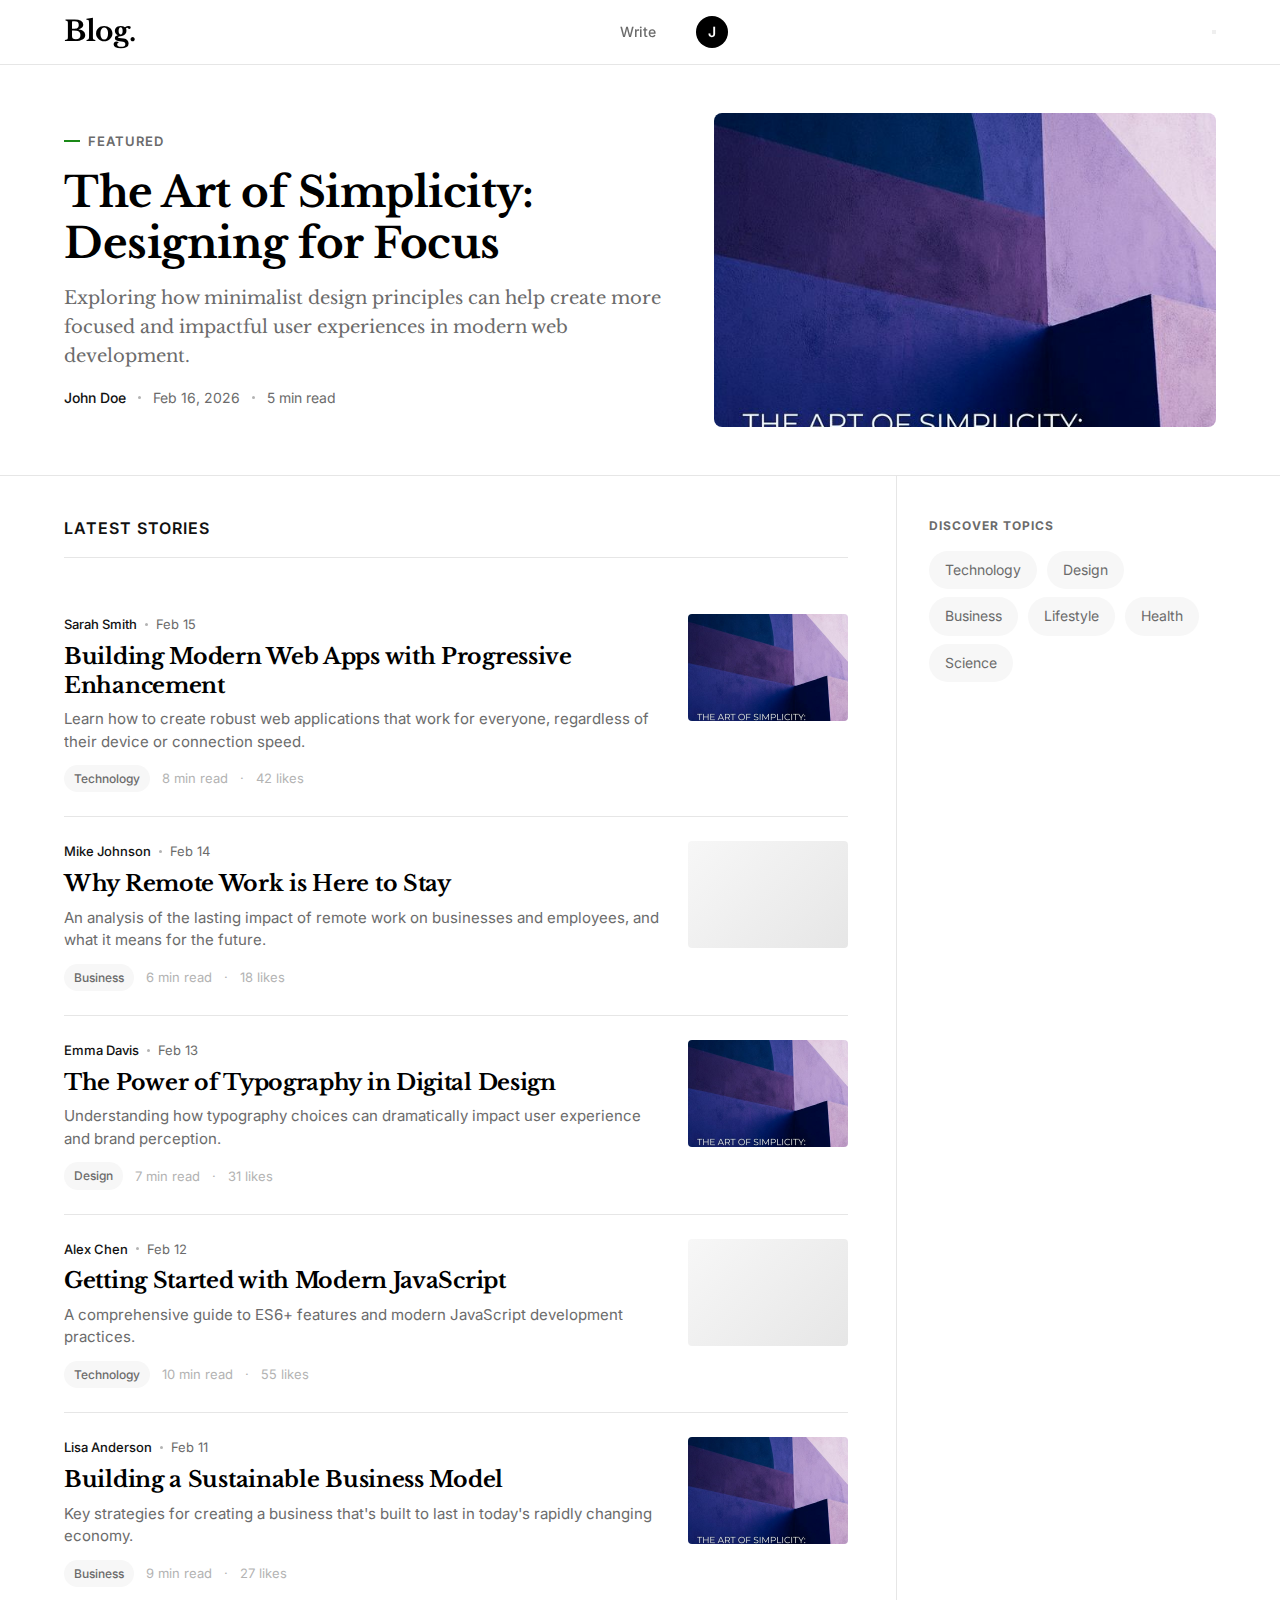
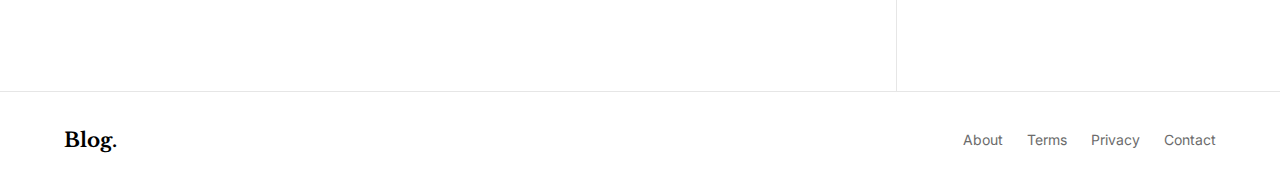
<file: index.html>
<!doctype html>
<html lang="en">
  <head>
    <meta charset="utf-8" />
    <meta name="viewport" content="width=device-width, initial-scale=1" />
    <meta
      name="description"
      content="A modern blogging platform for writers and readers."
    />
    <title>Blog — Where ideas find their voice</title>
    <link rel="stylesheet" href="css/style.css" />
  </head>
  <body>
    <!-- Navbar -->
    <nav class="navbar">
      <div class="navbar-inner">
        <a href="index.html" class="navbar-brand">Blog.</a>

        <ul class="navbar-nav">
          <li><a href="pages/create-post.html" class="nav-link">Write</a></li>
          <li class="dropdown">
            <a
              href="javascript:void(0)"
              class="nav-link"
              onclick="this.parentElement.classList.toggle('open')"
            >
              <span class="avatar avatar-placeholder">J</span>
            </a>
            <div class="dropdown-menu">
              <a href="pages/profile.html" class="dropdown-item">Profile</a>
              <a href="pages/dashboard.html" class="dropdown-item"
                >My Stories</a
              >
              <a href="pages/settings.html" class="dropdown-item">Settings</a>
              <div class="dropdown-divider"></div>
              <button
                class="dropdown-item"
                style="
                  width: 100%;
                  text-align: left;
                  border: none;
                  background: none;
                  cursor: pointer;
                  font-family: var(--font-sans);
                  font-size: 14px;
                  color: var(--medium-gray);
                "
              >
                Sign out
              </button>
            </div>
          </li>
        </ul>

        <!-- Mobile Menu Toggle -->
        <button class="mobile-menu-toggle" aria-label="Toggle menu">
          <span></span>
          <span></span>
          <span></span>
        </button>
      </div>
    </nav>

    <!-- Page Content -->
    <main>
      <!-- Featured Post Hero -->
      <section class="hero-featured">
        <div class="hero-featured-inner">
          <div class="hero-featured-content">
            <span class="hero-featured-label">Featured</span>
            <h1>
              <a href="pages/post.html"
                >The Art of Simplicity: Designing for Focus</a
              >
            </h1>
            <p class="hero-featured-excerpt">
              Exploring how minimalist design principles can help create more
              focused and impactful user experiences in modern web development.
            </p>
            <div class="hero-featured-meta">
              <a
                href="pages/profile.html"
                class="author-name"
                style="font-weight: 500; color: var(--off-black)"
                >John Doe</a
              >
              <span
                class="dot"
                style="
                  width: 3px;
                  height: 3px;
                  border-radius: 50%;
                  background: var(--light-gray);
                  display: inline-block;
                "
              ></span>
              <span>Feb 16, 2026</span>
              <span
                class="dot"
                style="
                  width: 3px;
                  height: 3px;
                  border-radius: 50%;
                  background: var(--light-gray);
                  display: inline-block;
                "
              ></span>
              <span>5 min read</span>
            </div>
          </div>
          <img
            src="images/sample-post-cover.png"
            alt="The Art of Simplicity"
            class="hero-featured-image"
          />
        </div>
      </section>

      <!-- Main Feed -->
      <div class="layout-with-sidebar">
        <div class="page-content">
          <div class="feed-header">
            <h2>Latest Stories</h2>
          </div>

          <div class="feed-grid">
            <!-- Post Card 1 -->
            <article class="post-card animate-fade-in-up stagger-1">
              <div class="post-card-content">
                <div class="post-card-meta">
                  <a href="pages/profile.html" class="author-name"
                    >Sarah Smith</a
                  >
                  <span class="dot"></span>
                  <span>Feb 15</span>
                </div>
                <h3>
                  <a href="pages/post.html"
                    >Building Modern Web Apps with Progressive Enhancement</a
                  >
                </h3>
                <p class="post-card-excerpt">
                  Learn how to create robust web applications that work for
                  everyone, regardless of their device or connection speed.
                </p>
                <div class="post-card-footer">
                  <a href="#" class="post-card-category">Technology</a>
                  <span>8 min read</span>
                  <span>·</span>
                  <span>42 likes</span>
                </div>
              </div>
              <img
                src="images/sample-post-cover.png"
                alt="Building Modern Web Apps"
                class="post-card-thumbnail"
              />
            </article>

            <!-- Post Card 2 -->
            <article class="post-card animate-fade-in-up stagger-2">
              <div class="post-card-content">
                <div class="post-card-meta">
                  <a href="pages/profile.html" class="author-name"
                    >Mike Johnson</a
                  >
                  <span class="dot"></span>
                  <span>Feb 14</span>
                </div>
                <h3>
                  <a href="pages/post.html">Why Remote Work is Here to Stay</a>
                </h3>
                <p class="post-card-excerpt">
                  An analysis of the lasting impact of remote work on businesses
                  and employees, and what it means for the future.
                </p>
                <div class="post-card-footer">
                  <a href="#" class="post-card-category">Business</a>
                  <span>6 min read</span>
                  <span>·</span>
                  <span>18 likes</span>
                </div>
              </div>
              <div class="post-card-thumbnail-placeholder"></div>
            </article>

            <!-- Post Card 3 -->
            <article class="post-card animate-fade-in-up stagger-3">
              <div class="post-card-content">
                <div class="post-card-meta">
                  <a href="pages/profile.html" class="author-name"
                    >Emma Davis</a
                  >
                  <span class="dot"></span>
                  <span>Feb 13</span>
                </div>
                <h3>
                  <a href="pages/post.html"
                    >The Power of Typography in Digital Design</a
                  >
                </h3>
                <p class="post-card-excerpt">
                  Understanding how typography choices can dramatically impact
                  user experience and brand perception.
                </p>
                <div class="post-card-footer">
                  <a href="#" class="post-card-category">Design</a>
                  <span>7 min read</span>
                  <span>·</span>
                  <span>31 likes</span>
                </div>
              </div>
              <img
                src="images/sample-post-cover.png"
                alt="The Power of Typography"
                class="post-card-thumbnail"
              />
            </article>

            <!-- Post Card 4 -->
            <article class="post-card animate-fade-in-up stagger-4">
              <div class="post-card-content">
                <div class="post-card-meta">
                  <a href="pages/profile.html" class="author-name">Alex Chen</a>
                  <span class="dot"></span>
                  <span>Feb 12</span>
                </div>
                <h3>
                  <a href="pages/post.html"
                    >Getting Started with Modern JavaScript</a
                  >
                </h3>
                <p class="post-card-excerpt">
                  A comprehensive guide to ES6+ features and modern JavaScript
                  development practices.
                </p>
                <div class="post-card-footer">
                  <a href="#" class="post-card-category">Technology</a>
                  <span>10 min read</span>
                  <span>·</span>
                  <span>55 likes</span>
                </div>
              </div>
              <div class="post-card-thumbnail-placeholder"></div>
            </article>

            <!-- Post Card 5 -->
            <article class="post-card animate-fade-in-up stagger-5">
              <div class="post-card-content">
                <div class="post-card-meta">
                  <a href="pages/profile.html" class="author-name"
                    >Lisa Anderson</a
                  >
                  <span class="dot"></span>
                  <span>Feb 11</span>
                </div>
                <h3>
                  <a href="pages/post.html"
                    >Building a Sustainable Business Model</a
                  >
                </h3>
                <p class="post-card-excerpt">
                  Key strategies for creating a business that's built to last in
                  today's rapidly changing economy.
                </p>
                <div class="post-card-footer">
                  <a href="#" class="post-card-category">Business</a>
                  <span>9 min read</span>
                  <span>·</span>
                  <span>27 likes</span>
                </div>
              </div>
              <img
                src="images/sample-post-cover.png"
                alt="Building a Sustainable Business"
                class="post-card-thumbnail"
              />
            </article>
          </div>
        </div>

        <!-- Sidebar -->
        <aside class="sidebar">
          <div class="sidebar-section">
            <h4>Discover Topics</h4>
            <a href="#" class="sidebar-tag">Technology</a>
            <a href="#" class="sidebar-tag">Design</a>
            <a href="#" class="sidebar-tag">Business</a>
            <a href="#" class="sidebar-tag">Lifestyle</a>
            <a href="#" class="sidebar-tag">Health</a>
            <a href="#" class="sidebar-tag">Science</a>
          </div>
        </aside>
      </div>
    </main>

    <!-- Footer -->
    <footer class="footer">
      <div class="footer-inner">
        <span class="footer-brand">Blog.</span>
        <div class="footer-links">
          <a href="#">About</a>
          <a href="#">Terms</a>
          <a href="#">Privacy</a>
          <a href="#">Contact</a>
        </div>
      </div>
    </footer>

    <script src="js/script.js"></script>
  </body>
</html>
</file>
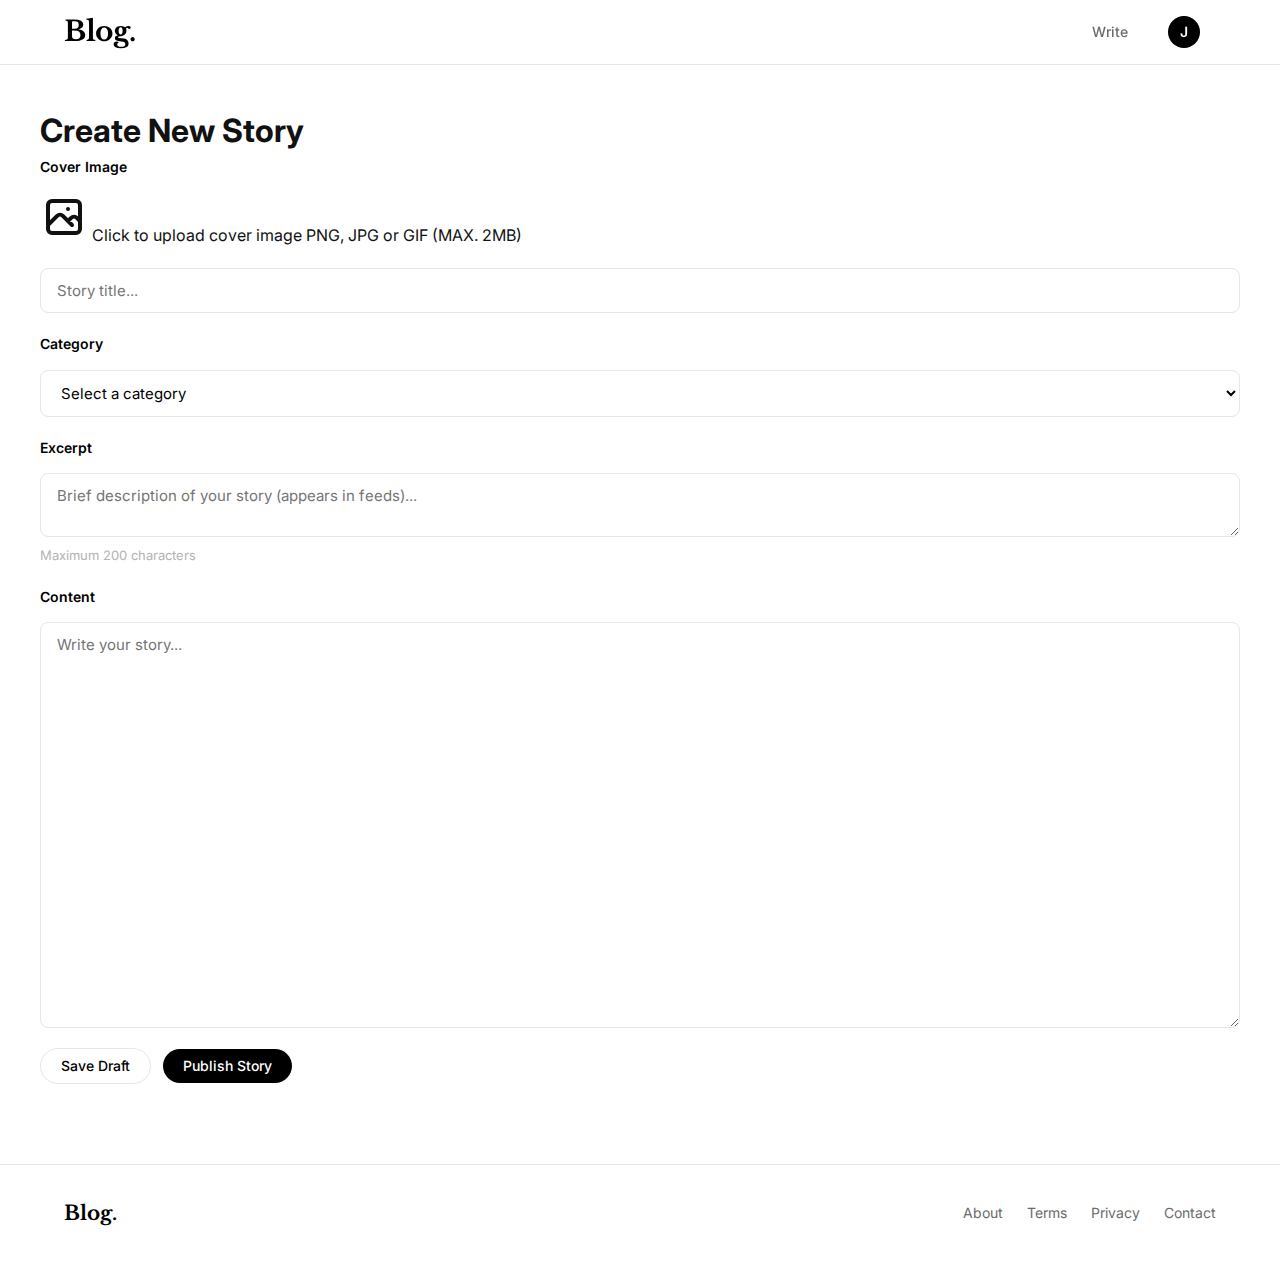
<file: pages/create-post.html>
<!DOCTYPE html>
<html lang="en">
<head>
    <meta charset="utf-8">
    <meta name="viewport" content="width=device-width, initial-scale=1">
    <meta name="description" content="A modern blogging platform for writers and readers.">
    <title>Create New Story — Blog</title>
    <link rel="stylesheet" href="../css/style.css">
</head>
<body>
    <!-- Navbar -->
    <nav class="navbar">
        <div class="navbar-inner">
            <a href="../index.html" class="navbar-brand">Blog.</a>

            <ul class="navbar-nav">
                <li><a href="create-post.html" class="nav-link">Write</a></li>
                <li class="dropdown">
                    <a href="javascript:void(0)" class="nav-link" onclick="this.parentElement.classList.toggle('open')">
                        <span class="avatar avatar-placeholder">J</span>
                    </a>
                    <div class="dropdown-menu">
                        <a href="profile.html" class="dropdown-item">Profile</a>
                        <a href="dashboard.html" class="dropdown-item">My Stories</a>
                        <a href="settings.html" class="dropdown-item">Settings</a>
                        <div class="dropdown-divider"></div>
                        <button class="dropdown-item" style="width:100%;text-align:left;border:none;background:none;cursor:pointer;font-family:var(--font-sans);font-size:14px;color:var(--medium-gray);">Sign out</button>
                    </div>
                </li>
            </ul>
        </div>
    </nav>

    <!-- Page Content -->
    <main>
        <div class="container page-content">
            <div class="post-editor">
                <h1>Create New Story</h1>
                
                <form class="post-form">
                    <!-- Cover Image -->
                    <div class="form-group">
                        <label class="form-label">Cover Image</label>
                        <div class="image-upload">
                            <input type="file" id="cover-image" accept="image/*" style="display: none;">
                            <label for="cover-image" class="image-upload-area">
                                <svg width="48" height="48" fill="none" stroke="currentColor" viewBox="0 0 24 24">
                                    <path stroke-linecap="round" stroke-linejoin="round" stroke-width="2" d="M4 16l4.586-4.586a2 2 0 012.828 0L16 16m-2-2l1.586-1.586a2 2 0 012.828 0L20 14m-6-6h.01M6 20h12a2 2 0 002-2V6a2 2 0 00-2-2H6a2 2 0 00-2 2v12a2 2 0 002 2z" />
                                </svg>
                                <span>Click to upload cover image</span>
                                <span class="upload-hint">PNG, JPG or GIF (MAX. 2MB)</span>
                            </label>
                        </div>
                    </div>

                    <!-- Title -->
                    <div class="form-group">
                        <input type="text" class="form-input post-title-input" placeholder="Story title..." required>
                    </div>

                    <!-- Category -->
                    <div class="form-group">
                        <label class="form-label">Category</label>
                        <select class="form-input">
                            <option value="">Select a category</option>
                            <option value="technology">Technology</option>
                            <option value="design">Design</option>
                            <option value="business">Business</option>
                            <option value="lifestyle">Lifestyle</option>
                            <option value="other">Other</option>
                        </select>
                    </div>

                    <!-- Excerpt -->
                    <div class="form-group">
                        <label class="form-label">Excerpt</label>
                        <textarea class="form-input" rows="2" placeholder="Brief description of your story (appears in feeds)..." maxlength="200"></textarea>
                        <span class="form-hint">Maximum 200 characters</span>
                    </div>

                    <!-- Content -->
                    <div class="form-group">
                        <label class="form-label">Content</label>
                        <textarea class="form-input post-content-input" rows="20" placeholder="Write your story..."></textarea>
                    </div>

                    <!-- Form Actions -->
                    <div class="form-actions">
                        <button type="button" class="btn btn-outline">Save Draft</button>
                        <button type="submit" class="btn btn-dark">Publish Story</button>
                    </div>
                </form>
            </div>
        </div>
    </main>

    <!-- Footer -->
    <footer class="footer">
        <div class="footer-inner">
            <span class="footer-brand">Blog.</span>
            <div class="footer-links">
                <a href="#">About</a>
                <a href="#">Terms</a>
                <a href="#">Privacy</a>
                <a href="#">Contact</a>
            </div>
        </div>
    </footer>

    <script src="../js/script.js"></script>
</body>
</html>
</file>
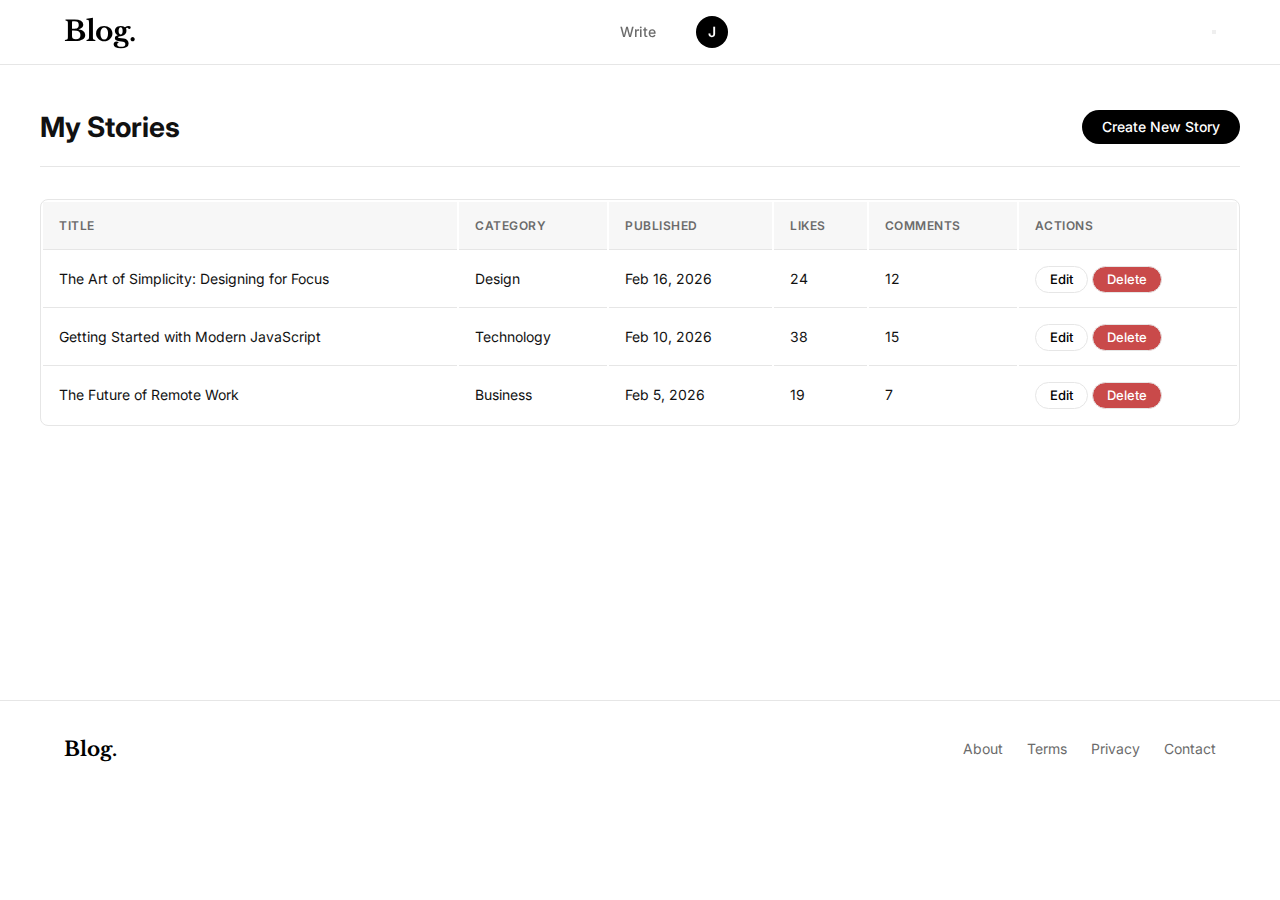
<file: pages/dashboard.html>
<!DOCTYPE html>
<html lang="en">
<head>
    <meta charset="utf-8">
    <meta name="viewport" content="width=device-width, initial-scale=1">
    <meta name="description" content="A modern blogging platform for writers and readers.">
    <title>My Stories — Blog</title>
    <link rel="stylesheet" href="../css/style.css?v=2">
</head>
<body>
    <!-- Navbar -->
    <nav class="navbar">
        <div class="navbar-inner">
            <a href="../index.html" class="navbar-brand">Blog.</a>

            <ul class="navbar-nav">
                <li><a href="create-post.html" class="nav-link">Write</a></li>
                <li class="dropdown">
                    <a href="javascript:void(0)" class="nav-link" onclick="this.parentElement.classList.toggle('open')">
                        <span class="avatar avatar-placeholder">J</span>
                    </a>
                    <div class="dropdown-menu">
                        <a href="profile.html" class="dropdown-item">Profile</a>
                        <a href="dashboard.html" class="dropdown-item">My Stories</a>
                        <a href="settings.html" class="dropdown-item">Settings</a>
                        <div class="dropdown-divider"></div>
                        <button class="dropdown-item" style="width:100%;text-align:left;border:none;background:none;cursor:pointer;font-family:var(--font-sans);font-size:14px;color:var(--medium-gray);">Sign out</button>
                    </div>
                </li>
            </ul>

            <!-- Mobile Menu Toggle -->
            <button class="mobile-menu-toggle" aria-label="Toggle menu">
                <span></span>
                <span></span>
                <span></span>
            </button>
        </div>
    </nav>

    <!-- Page Content -->
    <main>
        <div class="container page-content">
            <div class="dashboard-header">
                <h1>My Stories</h1>
                <a href="create-post.html" class="btn btn-dark">Create New Story</a>
            </div>

            <!-- Posts Table -->
            <div class="card">
                <table class="data-table">
                    <thead>
                        <tr>
                            <th>Title</th>
                            <th>Category</th>
                            <th>Published</th>
                            <th>Likes</th>
                            <th>Comments</th>
                            <th>Actions</th>
                        </tr>
                    </thead>
                    <tbody>
                        <tr>
                            <td>
                                <a href="post.html" class="table-title">The Art of Simplicity: Designing for Focus</a>
                            </td>
                            <td data-label="Category"><span class="category-badge">Design</span></td>
                            <td data-label="Published">Feb 16, 2026</td>
                            <td data-label="Likes">24</td>
                            <td data-label="Comments">12</td>
                            <td>
                                <div class="table-actions">
                                    <button class="btn btn-sm btn-outline">Edit</button>
                                    <button class="btn btn-sm btn-outline btn-danger">Delete</button>
                                </div>
                            </td>
                        </tr>
                        <tr>
                            <td>
                                <a href="post.html" class="table-title">Getting Started with Modern JavaScript</a>
                            </td>
                            <td data-label="Category"><span class="category-badge">Technology</span></td>
                            <td data-label="Published">Feb 10, 2026</td>
                            <td data-label="Likes">38</td>
                            <td data-label="Comments">15</td>
                            <td>
                                <div class="table-actions">
                                    <button class="btn btn-sm btn-outline">Edit</button>
                                    <button class="btn btn-sm btn-outline btn-danger">Delete</button>
                                </div>
                            </td>
                        </tr>
                        <tr>
                            <td>
                                <a href="post.html" class="table-title">The Future of Remote Work</a>
                            </td>
                            <td data-label="Category"><span class="category-badge">Business</span></td>
                            <td data-label="Published">Feb 5, 2026</td>
                            <td data-label="Likes">19</td>
                            <td data-label="Comments">7</td>
                            <td>
                                <div class="table-actions">
                                    <button class="btn btn-sm btn-outline">Edit</button>
                                    <button class="btn btn-sm btn-outline btn-danger">Delete</button>
                                </div>
                            </td>
                        </tr>
                    </tbody>
                </table>
            </div>
        </div>
    </main>

    <!-- Footer -->
    <footer class="footer">
        <div class="footer-inner">
            <span class="footer-brand">Blog.</span>
            <div class="footer-links">
                <a href="#">About</a>
                <a href="#">Terms</a>
                <a href="#">Privacy</a>
                <a href="#">Contact</a>
            </div>
        </div>
    </footer>

    <script src="../js/script.js"></script>
</body>
</html>
</file>
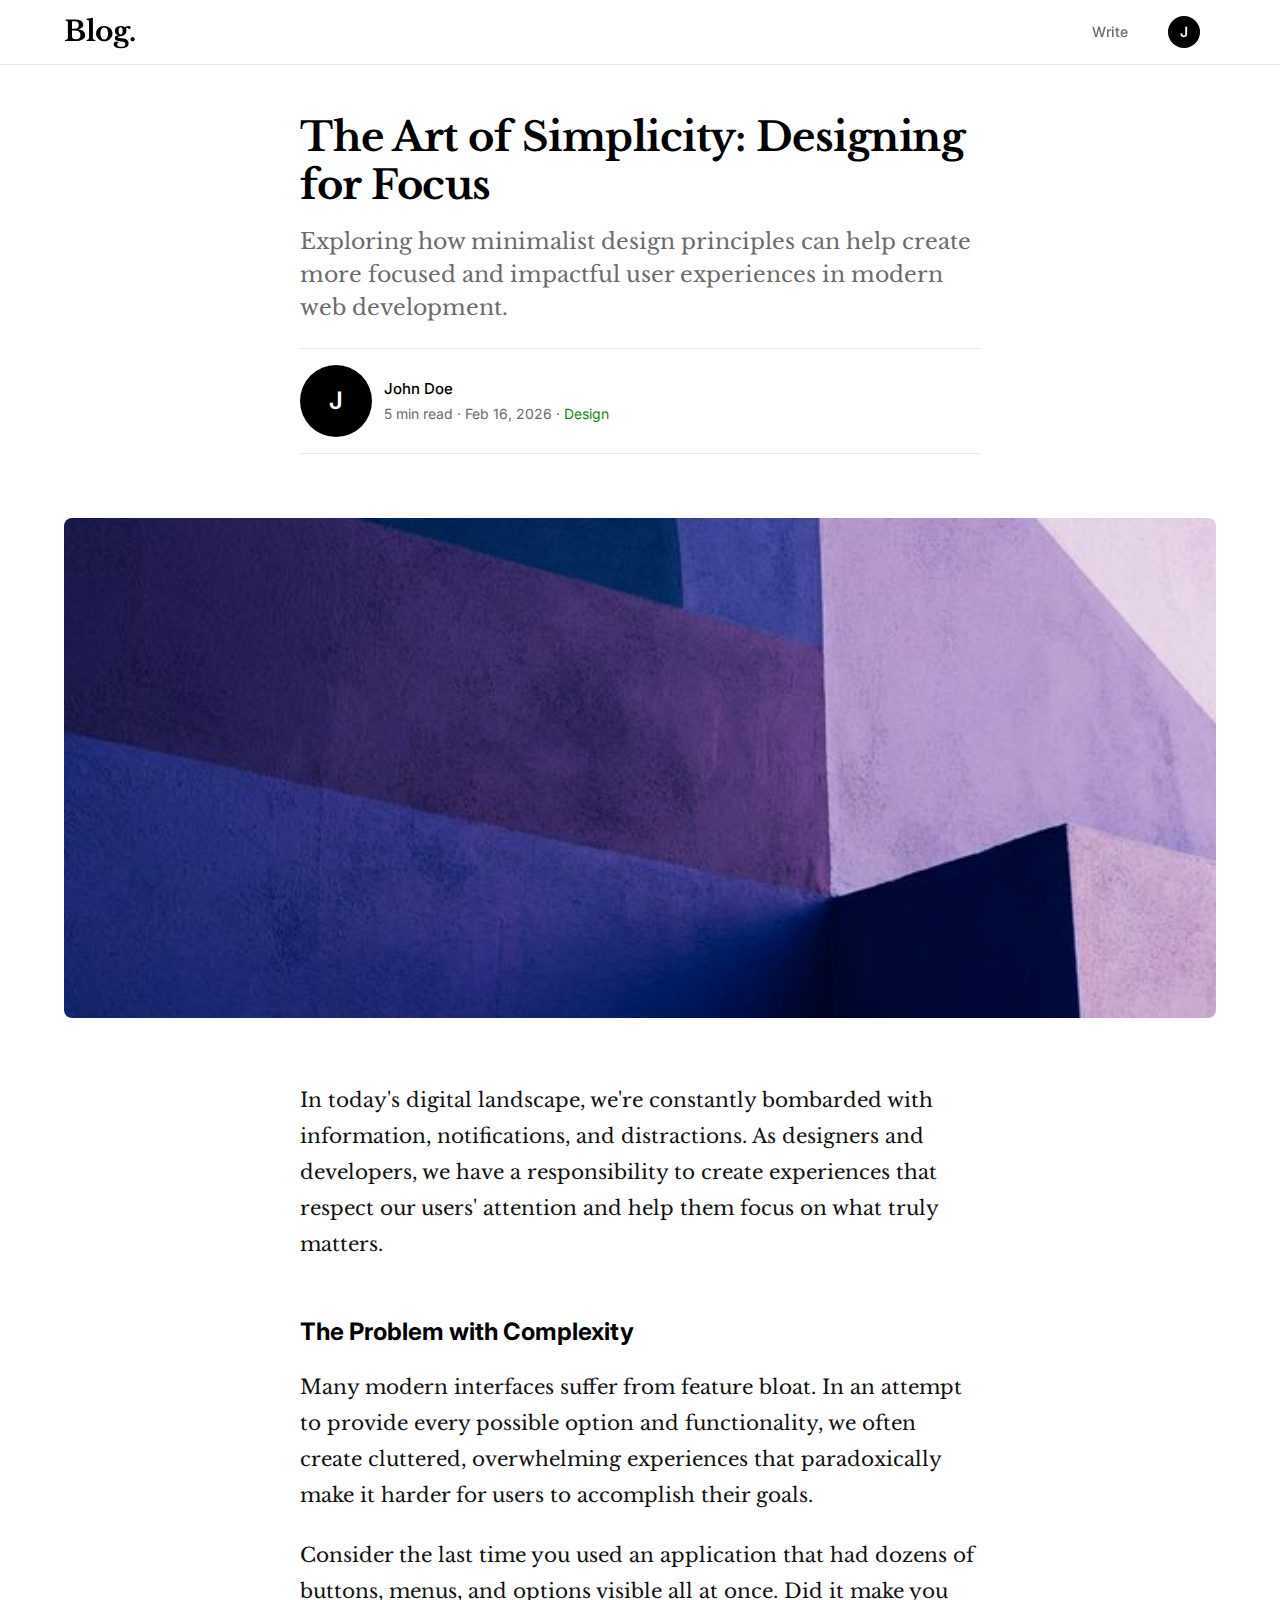
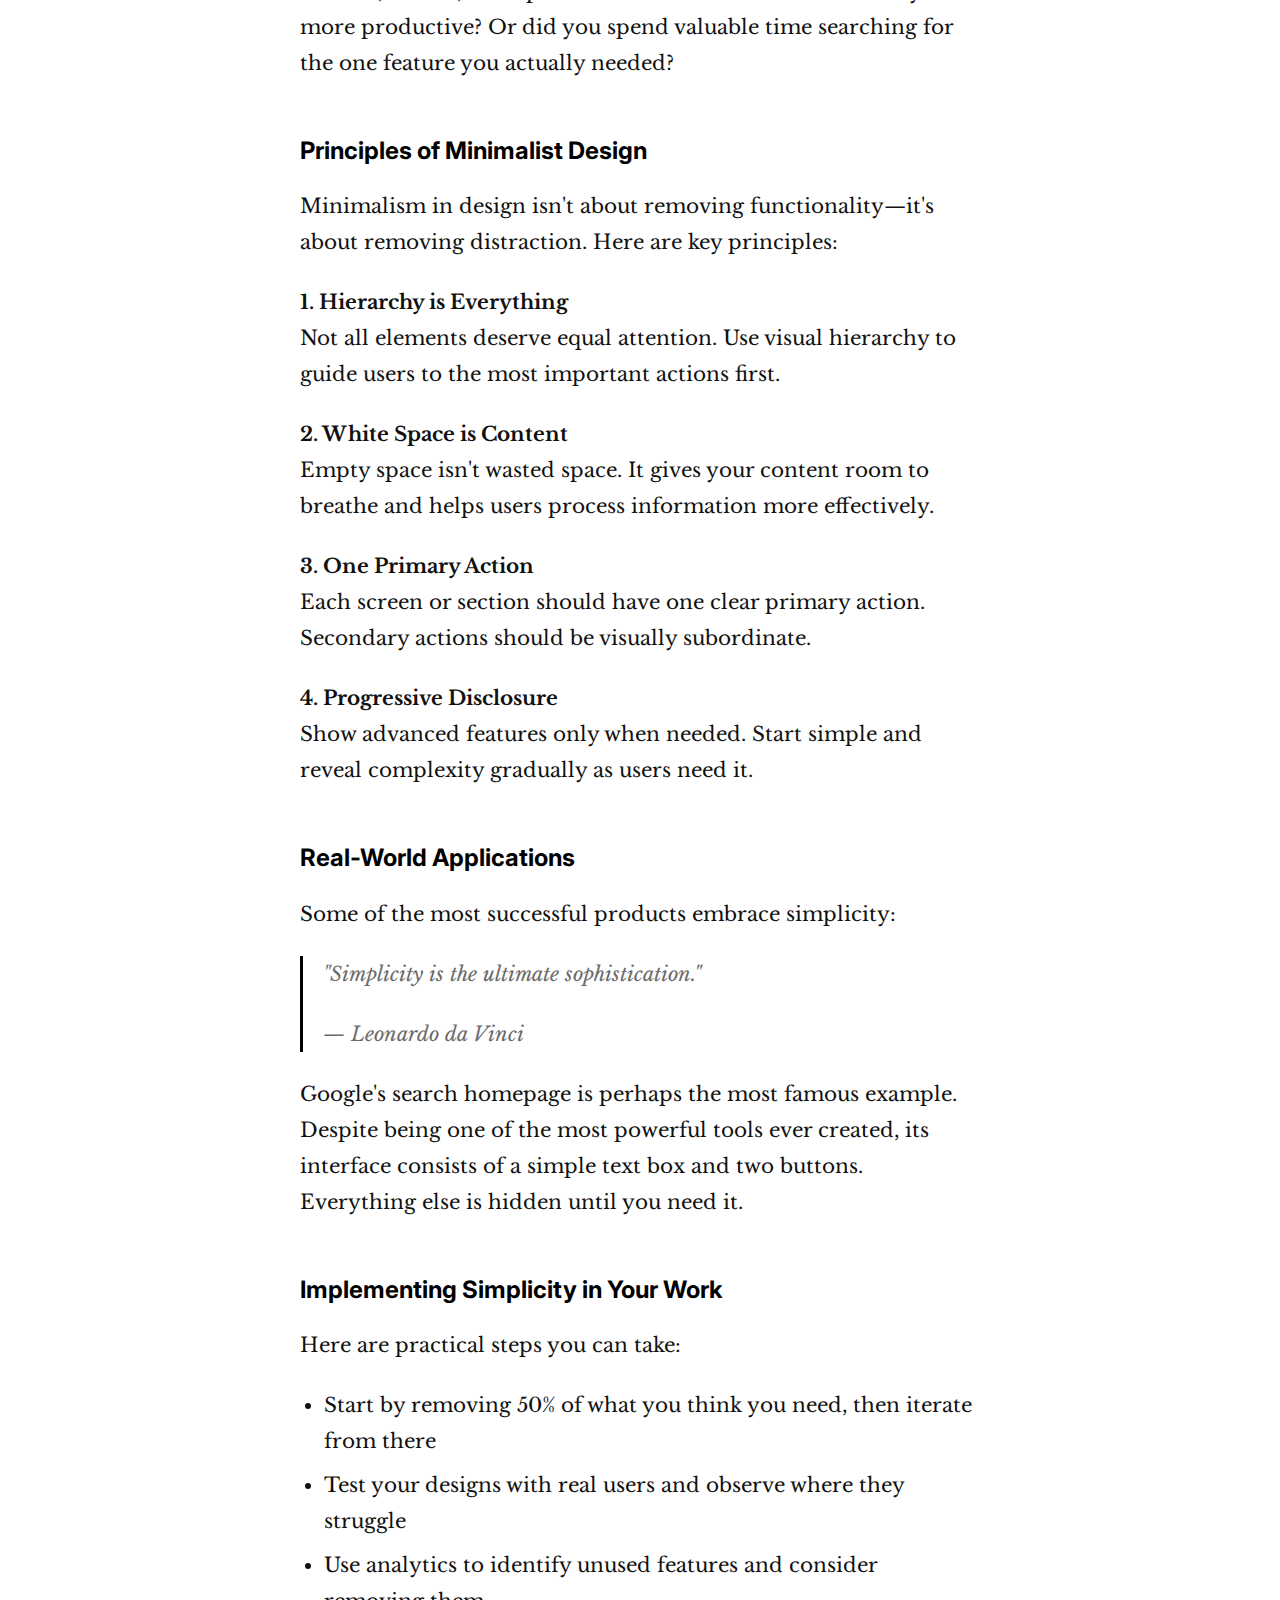
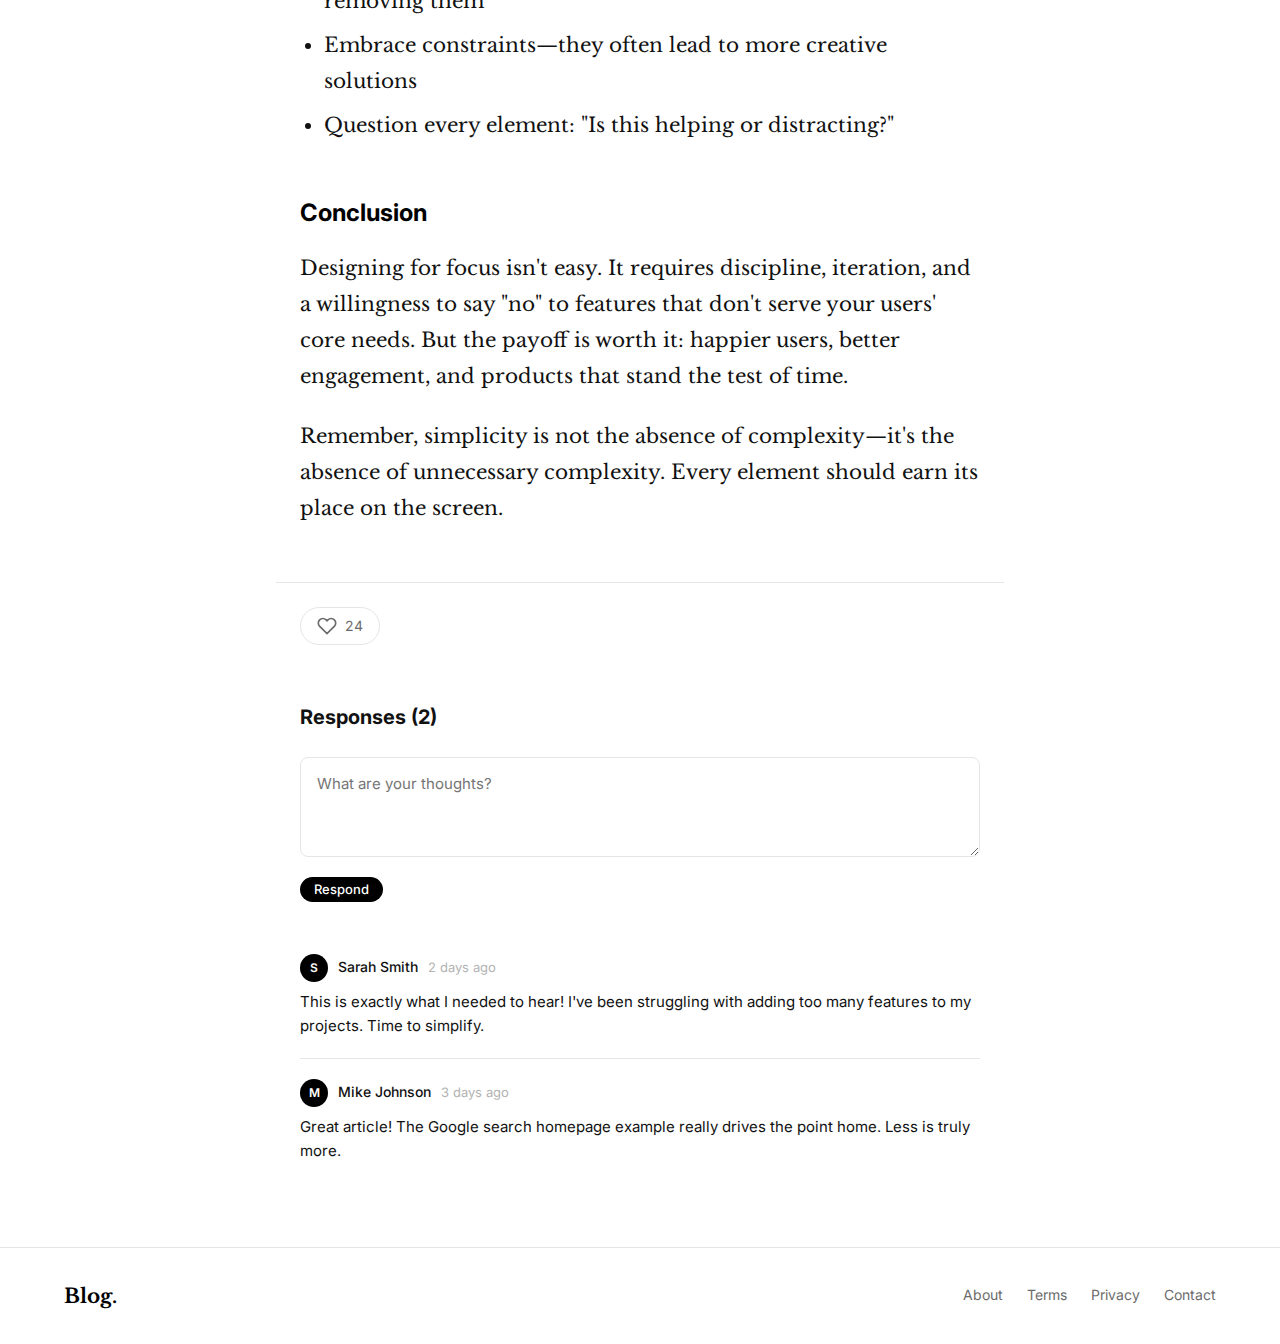
<file: pages/post.html>
<!DOCTYPE html>
<html lang="en">
<head>
    <meta charset="utf-8">
    <meta name="viewport" content="width=device-width, initial-scale=1">
    <meta name="description" content="Exploring how minimalist design principles can help create more focused and impactful user experiences.">
    <title>The Art of Simplicity: Designing for Focus — Blog</title>
    <link rel="stylesheet" href="../css/style.css">
</head>
<body>
    <!-- Navbar -->
    <nav class="navbar">
        <div class="navbar-inner">
            <a href="../index.html" class="navbar-brand">Blog.</a>

            <ul class="navbar-nav">
                <li><a href="create-post.html" class="nav-link">Write</a></li>
                <li class="dropdown">
                    <a href="javascript:void(0)" class="nav-link" onclick="this.parentElement.classList.toggle('open')">
                        <span class="avatar avatar-placeholder">J</span>
                    </a>
                    <div class="dropdown-menu">
                        <a href="profile.html" class="dropdown-item">Profile</a>
                        <a href="dashboard.html" class="dropdown-item">My Stories</a>
                        <a href="settings.html" class="dropdown-item">Settings</a>
                        <div class="dropdown-divider"></div>
                        <button class="dropdown-item" style="width:100%;text-align:left;border:none;background:none;cursor:pointer;font-family:var(--font-sans);font-size:14px;color:var(--medium-gray);">Sign out</button>
                    </div>
                </li>
            </ul>
        </div>
    </nav>

    <!-- Page Content -->
    <main>
        <article>
            <!-- Article Header -->
            <div class="article-header">
                <h1>The Art of Simplicity: Designing for Focus</h1>
                <p class="article-excerpt">Exploring how minimalist design principles can help create more focused and impactful user experiences in modern web development.</p>
                <div class="article-meta">
                    <span class="avatar avatar-lg avatar-placeholder">J</span>
                    <div class="article-meta-text">
                        <a href="profile.html" class="author-name">John Doe</a>
                        <span class="post-date">5 min read · Feb 16, 2026 · <a href="#" style="color:var(--accent);">Design</a></span>
                    </div>
                </div>
            </div>

            <!-- Featured Image -->
            <div class="article-featured-image">
                <img src="../images/sample-post-cover.png" alt="The Art of Simplicity: Designing for Focus">
            </div>

            <!-- Article Body -->
            <div class="article-body">
                <p>In today's digital landscape, we're constantly bombarded with information, notifications, and distractions. As designers and developers, we have a responsibility to create experiences that respect our users' attention and help them focus on what truly matters.</p>

                <h2>The Problem with Complexity</h2>
                <p>Many modern interfaces suffer from feature bloat. In an attempt to provide every possible option and functionality, we often create cluttered, overwhelming experiences that paradoxically make it harder for users to accomplish their goals.</p>

                <p>Consider the last time you used an application that had dozens of buttons, menus, and options visible all at once. Did it make you more productive? Or did you spend valuable time searching for the one feature you actually needed?</p>

                <h2>Principles of Minimalist Design</h2>
                <p>Minimalism in design isn't about removing functionality—it's about removing distraction. Here are key principles:</p>

                <p><strong>1. Hierarchy is Everything</strong><br>Not all elements deserve equal attention. Use visual hierarchy to guide users to the most important actions first.</p>

                <p><strong>2. White Space is Content</strong><br>Empty space isn't wasted space. It gives your content room to breathe and helps users process information more effectively.</p>

                <p><strong>3. One Primary Action</strong><br>Each screen or section should have one clear primary action. Secondary actions should be visually subordinate.</p>

                <p><strong>4. Progressive Disclosure</strong><br>Show advanced features only when needed. Start simple and reveal complexity gradually as users need it.</p>

                <h2>Real-World Applications</h2>
                <p>Some of the most successful products embrace simplicity:</p>

                <blockquote>
                    <p>"Simplicity is the ultimate sophistication."</p>
                    <footer>— Leonardo da Vinci</footer>
                </blockquote>

                <p>Google's search homepage is perhaps the most famous example. Despite being one of the most powerful tools ever created, its interface consists of a simple text box and two buttons. Everything else is hidden until you need it.</p>

                <h2>Implementing Simplicity in Your Work</h2>
                <p>Here are practical steps you can take:</p>

                <ul>
                    <li>Start by removing 50% of what you think you need, then iterate from there</li>
                    <li>Test your designs with real users and observe where they struggle</li>
                    <li>Use analytics to identify unused features and consider removing them</li>
                    <li>Embrace constraints—they often lead to more creative solutions</li>
                    <li>Question every element: "Is this helping or distracting?"</li>
                </ul>

                <h2>Conclusion</h2>
                <p>Designing for focus isn't easy. It requires discipline, iteration, and a willingness to say "no" to features that don't serve your users' core needs. But the payoff is worth it: happier users, better engagement, and products that stand the test of time.</p>

                <p>Remember, simplicity is not the absence of complexity—it's the absence of unnecessary complexity. Every element should earn its place on the screen.</p>
            </div>

            <!-- Likes & Actions -->
            <div class="article-actions">
                <button class="like-button">
                    <svg viewBox="0 0 24 24" fill="none" stroke="currentColor" stroke-width="2">
                        <path d="M20.84 4.61a5.5 5.5 0 0 0-7.78 0L12 5.67l-1.06-1.06a5.5 5.5 0 0 0-7.78 7.78l1.06 1.06L12 21.23l7.78-7.78 1.06-1.06a5.5 5.5 0 0 0 0-7.78z"></path>
                    </svg>
                    <span>24</span>
                </button>
            </div>
        </article>

        <!-- Comments Section -->
        <section class="comments-section">
            <h3>Responses (2)</h3>

            <form class="comment-form">
                <textarea name="body" placeholder="What are your thoughts?" required class="form-textarea"></textarea>
                <button type="submit" class="btn btn-dark btn-sm">Respond</button>
            </form>

            <div class="comment-item">
                <div class="comment-header">
                    <div class="comment-author">
                        <span class="avatar avatar-placeholder" style="width:28px;height:28px;font-size:12px;">S</span>
                        <span class="comment-author-name">Sarah Smith</span>
                        <span class="comment-date">2 days ago</span>
                    </div>
                </div>
                <p class="comment-body">This is exactly what I needed to hear! I've been struggling with adding too many features to my projects. Time to simplify.</p>
            </div>

            <div class="comment-item">
                <div class="comment-header">
                    <div class="comment-author">
                        <span class="avatar avatar-placeholder" style="width:28px;height:28px;font-size:12px;">M</span>
                        <span class="comment-author-name">Mike Johnson</span>
                        <span class="comment-date">3 days ago</span>
                    </div>
                </div>
                <p class="comment-body">Great article! The Google search homepage example really drives the point home. Less is truly more.</p>
            </div>
        </section>
    </main>

    <!-- Footer -->
    <footer class="footer">
        <div class="footer-inner">
            <span class="footer-brand">Blog.</span>
            <div class="footer-links">
                <a href="#">About</a>
                <a href="#">Terms</a>
                <a href="#">Privacy</a>
                <a href="#">Contact</a>
            </div>
        </div>
    </footer>

    <script src="../js/script.js"></script>
</body>
</html>
</file>
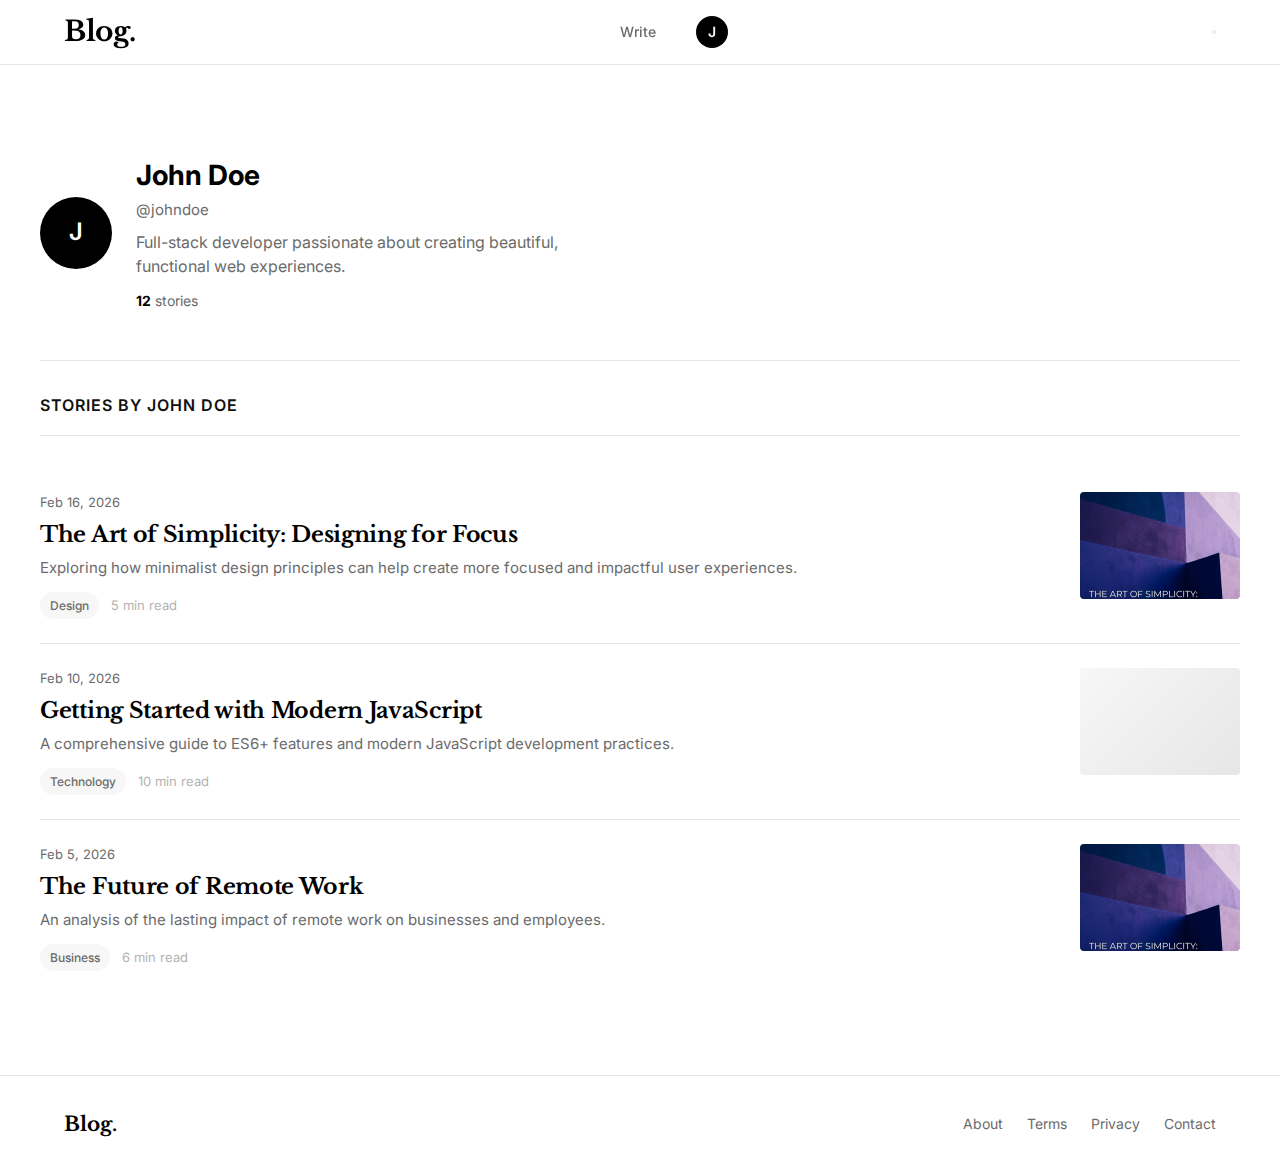
<file: pages/profile.html>
<!DOCTYPE html>
<html lang="en">
<head>
    <meta charset="utf-8">
    <meta name="viewport" content="width=device-width, initial-scale=1">
    <meta name="description" content="A modern blogging platform for writers and readers.">
    <title>John Doe — Blog</title>
    <link rel="stylesheet" href="../css/style.css">
</head>
<body>
    <!-- Navbar -->
    <nav class="navbar">
        <div class="navbar-inner">
            <a href="../index.html" class="navbar-brand">Blog.</a>

            <ul class="navbar-nav">
                <li><a href="create-post.html" class="nav-link">Write</a></li>
                <li class="dropdown">
                    <a href="javascript:void(0)" class="nav-link" onclick="this.parentElement.classList.toggle('open')">
                        <span class="avatar avatar-placeholder">J</span>
                    </a>
                    <div class="dropdown-menu">
                        <a href="profile.html" class="dropdown-item">Profile</a>
                        <a href="dashboard.html" class="dropdown-item">My Stories</a>
                        <a href="settings.html" class="dropdown-item">Settings</a>
                        <div class="dropdown-divider"></div>
                        <button class="dropdown-item" style="width:100%;text-align:left;border:none;background:none;cursor:pointer;font-family:var(--font-sans);font-size:14px;color:var(--medium-gray);">Sign out</button>
                    </div>
                </li>
            </ul>

            <!-- Mobile Menu Toggle -->
            <button class="mobile-menu-toggle" aria-label="Toggle menu">
                <span></span>
                <span></span>
                <span></span>
            </button>
        </div>
    </nav>

    <!-- Page Content -->
    <main>
        <div class="container page-content">
            <!-- Profile Header -->
            <div class="profile-header animate-fade-in-up">
                <div class="profile-header-inner">
                    <span class="avatar avatar-lg avatar-placeholder">J</span>
                    <div class="profile-info">
                        <h1>John Doe</h1>
                        <p class="profile-username">@johndoe</p>
                        <p class="profile-bio">Full-stack developer passionate about creating beautiful, functional web experiences.</p>
                        <div class="profile-stats">
                            <span><strong>12</strong> stories</span>
                        </div>
                    </div>
                </div>
            </div>

            <!-- User's Posts -->
            <div style="margin-top:32px;">
                <div class="feed-header">
                    <h2>Stories by John Doe</h2>
                </div>

                <div class="feed-grid">
                    <!-- Post Card 1 -->
                    <article class="post-card animate-fade-in-up stagger-1">
                        <div class="post-card-content">
                            <div class="post-card-meta">
                                <span>Feb 16, 2026</span>
                            </div>
                            <h3><a href="post.html">The Art of Simplicity: Designing for Focus</a></h3>
                            <p class="post-card-excerpt">Exploring how minimalist design principles can help create more focused and impactful user experiences.</p>
                            <div class="post-card-footer">
                                <a href="#" class="post-card-category">Design</a>
                                <span>5 min read</span>
                            </div>
                        </div>
                        <img src="../images/sample-post-cover.png" alt="The Art of Simplicity" class="post-card-thumbnail">
                    </article>

                    <!-- Post Card 2 -->
                    <article class="post-card animate-fade-in-up stagger-2">
                        <div class="post-card-content">
                            <div class="post-card-meta">
                                <span>Feb 10, 2026</span>
                            </div>
                            <h3><a href="post.html">Getting Started with Modern JavaScript</a></h3>
                            <p class="post-card-excerpt">A comprehensive guide to ES6+ features and modern JavaScript development practices.</p>
                            <div class="post-card-footer">
                                <a href="#" class="post-card-category">Technology</a>
                                <span>10 min read</span>
                            </div>
                        </div>
                        <div class="post-card-thumbnail-placeholder"></div>
                    </article>

                    <!-- Post Card 3 -->
                    <article class="post-card animate-fade-in-up stagger-3">
                        <div class="post-card-content">
                            <div class="post-card-meta">
                                <span>Feb 5, 2026</span>
                            </div>
                            <h3><a href="post.html">The Future of Remote Work</a></h3>
                            <p class="post-card-excerpt">An analysis of the lasting impact of remote work on businesses and employees.</p>
                            <div class="post-card-footer">
                                <a href="#" class="post-card-category">Business</a>
                                <span>6 min read</span>
                            </div>
                        </div>
                        <img src="../images/sample-post-cover.png" alt="The Future of Remote Work" class="post-card-thumbnail">
                    </article>
                </div>
            </div>
        </div>
    </main>

    <!-- Footer -->
    <footer class="footer">
        <div class="footer-inner">
            <span class="footer-brand">Blog.</span>
            <div class="footer-links">
                <a href="#">About</a>
                <a href="#">Terms</a>
                <a href="#">Privacy</a>
                <a href="#">Contact</a>
            </div>
        </div>
    </footer>

    <script src="../js/script.js"></script>
</body>
</html>
</file>
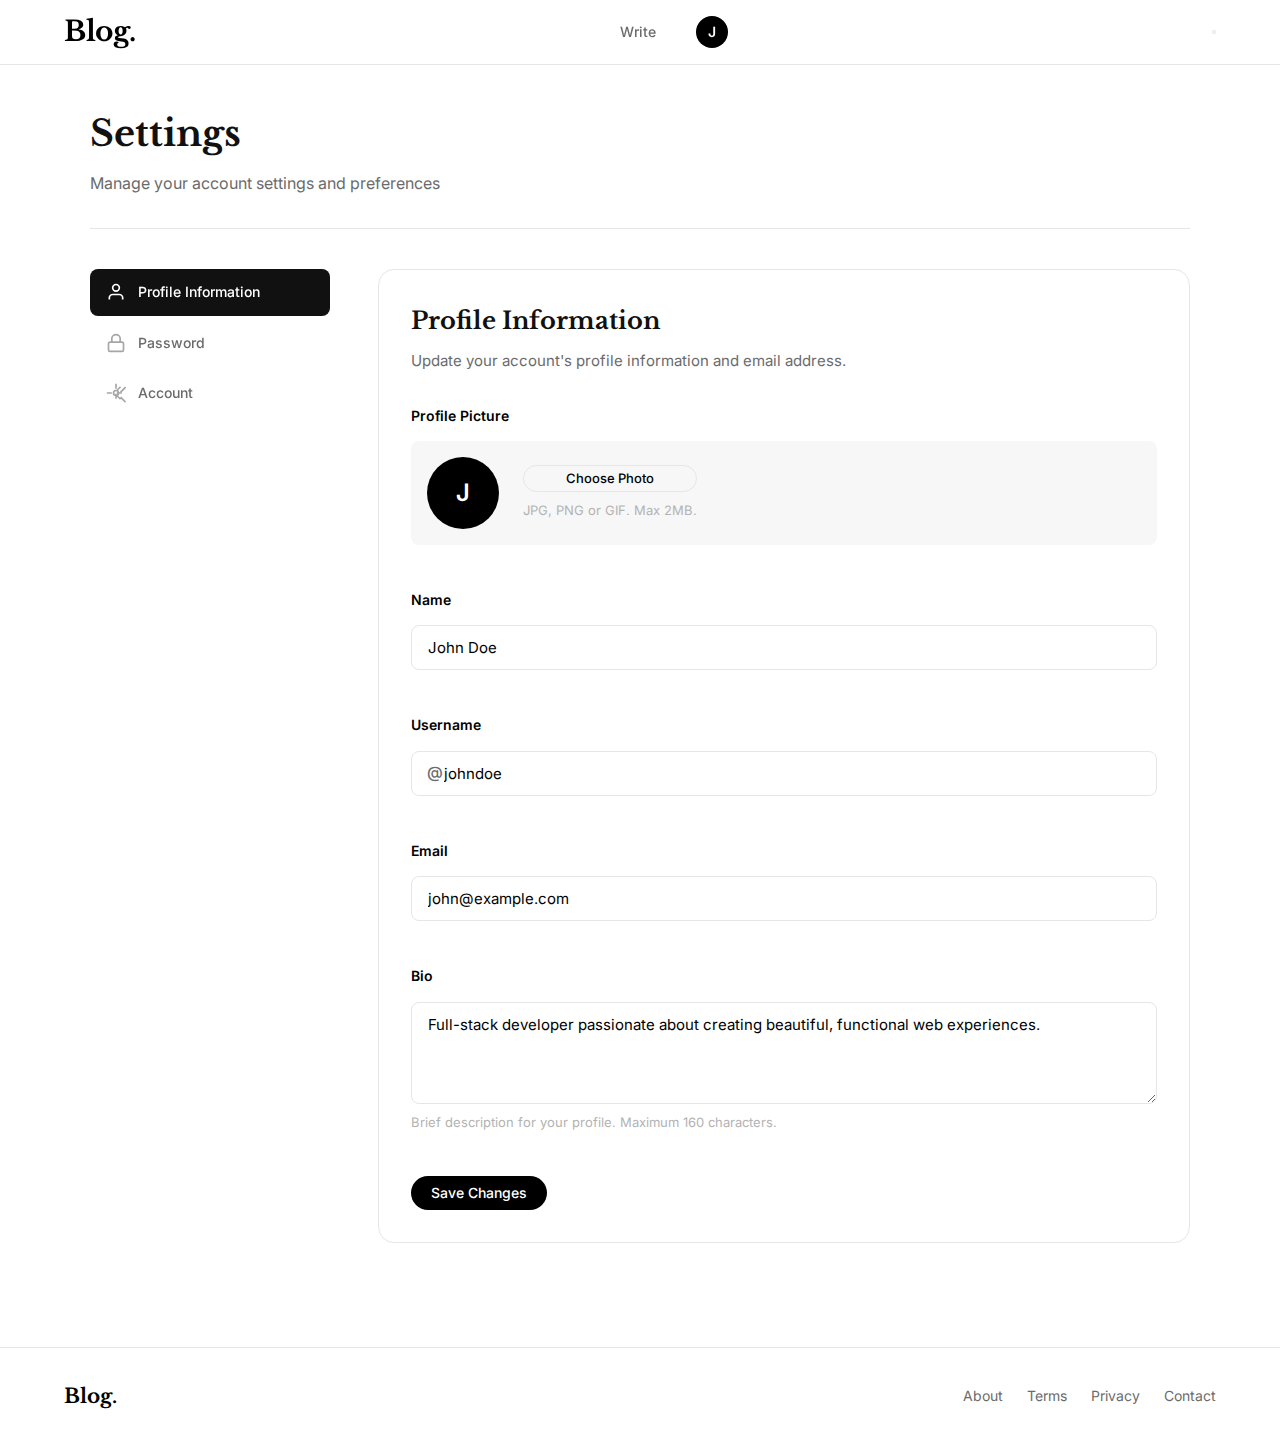
<file: pages/settings.html>
<!DOCTYPE html>
<html lang="en">
<head>
    <meta charset="utf-8">
    <meta name="viewport" content="width=device-width, initial-scale=1">
    <meta name="description" content="A modern blogging platform for writers and readers.">
    <title>Settings — Blog</title>
    <link rel="stylesheet" href="../css/style.css">
</head>
<body>
    <!-- Navbar -->
    <nav class="navbar">
        <div class="navbar-inner">
            <a href="../index.html" class="navbar-brand">Blog.</a>

            <ul class="navbar-nav">
                <li><a href="create-post.html" class="nav-link">Write</a></li>
                <li class="dropdown">
                    <a href="javascript:void(0)" class="nav-link" onclick="this.parentElement.classList.toggle('open')">
                        <span class="avatar avatar-placeholder">J</span>
                    </a>
                    <div class="dropdown-menu">
                        <a href="profile.html" class="dropdown-item">Profile</a>
                        <a href="dashboard.html" class="dropdown-item">My Stories</a>
                        <a href="settings.html" class="dropdown-item">Settings</a>
                        <div class="dropdown-divider"></div>
                        <button class="dropdown-item" style="width:100%;text-align:left;border:none;background:none;cursor:pointer;font-family:var(--font-sans);font-size:14px;color:var(--medium-gray);">Sign out</button>
                    </div>
                </li>
            </ul>

            <!-- Mobile Menu Toggle -->
            <button class="mobile-menu-toggle" aria-label="Toggle menu">
                <span></span>
                <span></span>
                <span></span>
            </button>
        </div>
    </nav>

    <!-- Page Content -->
    <main>
        <div class="container page-content">
            <div class="settings-layout">
                <!-- Settings Header -->
                <div class="settings-header animate-fade-in-up">
                    <h1>Settings</h1>
                    <p>Manage your account settings and preferences</p>
                </div>

                <div class="settings-grid">
                    <!-- Settings Sidebar -->
                    <aside class="settings-sidebar">
                        <nav class="settings-nav">
                            <a href="#profile" class="settings-nav-item active" onclick="showSection('profile', event)">
                                <svg width="20" height="20" viewBox="0 0 24 24" fill="none" stroke="currentColor" stroke-width="2">
                                    <path d="M20 21v-2a4 4 0 0 0-4-4H8a4 4 0 0 0-4 4v2"></path><circle cx="12" cy="7" r="4"></circle>
                                </svg>
                                Profile Information
                            </a>
                            <a href="#password" class="settings-nav-item" onclick="showSection('password', event)">
                                <svg width="20" height="20" viewBox="0 0 24 24" fill="none" stroke="currentColor" stroke-width="2">
                                    <rect x="3" y="11" width="18" height="11" rx="2" ry="2"></rect><path d="M7 11V7a5 5 0 0 1 10 0v4"></path>
                                </svg>
                                Password
                            </a>
                            <a href="#account" class="settings-nav-item" onclick="showSection('account', event)">
                                <svg width="20" height="20" viewBox="0 0 24 24" fill="none" stroke="currentColor" stroke-width="2">
                                    <circle cx="12" cy="12" r="3"></circle><path d="M12 1v6m0 6v6m5.5-14.5l-4.5 4.5m0 6l4.5 4.5m6-14.5l-6 6m0 6l6 6M1 12h6m6 0h6"></path>
                                </svg>
                                Account
                            </a>
                        </nav>
                    </aside>

                    <!-- Settings Content -->
                    <div class="settings-content">
                        <!-- Profile Information Section -->
                        <section id="profile-section" class="settings-section active">
                            <div class="settings-card">
                                <h2>Profile Information</h2>
                                <p class="settings-card-description">Update your account's profile information and email address.</p>

                                <form class="settings-form">
                                    <div class="form-group">
                                        <label class="form-label">Profile Picture</label>
                                        <div class="avatar-upload-container">
                                            <div class="avatar-preview">
                                                <span class="avatar avatar-lg avatar-placeholder" id="avatar-preview-placeholder">J</span>
                                            </div>
                                            <div class="avatar-upload-controls">
                                                <input type="file" id="avatar" name="avatar" accept="image/jpeg,image/png,image/jpg,image/gif" class="avatar-input">
                                                <label for="avatar" class="btn btn-outline btn-sm">Choose Photo</label>
                                                <span class="form-hint">JPG, PNG or GIF. Max 2MB.</span>
                                            </div>
                                        </div>
                                    </div>

                                    <div class="form-group">
                                        <label for="name" class="form-label">Name</label>
                                        <input type="text" id="name" name="name" class="form-input" value="John Doe" required>
                                    </div>

                                    <div class="form-group">
                                        <label for="username" class="form-label">Username</label>
                                        <div class="input-prefix">
                                            <span>@</span>
                                            <input type="text" id="username" name="username" class="form-input" value="johndoe" required>
                                        </div>
                                    </div>

                                    <div class="form-group">
                                        <label for="email" class="form-label">Email</label>
                                        <input type="email" id="email" name="email" class="form-input" value="john@example.com" required>
                                    </div>

                                    <div class="form-group">
                                        <label for="bio" class="form-label">Bio</label>
                                        <textarea id="bio" name="bio" class="form-textarea" rows="4" placeholder="Write a short bio about yourself...">Full-stack developer passionate about creating beautiful, functional web experiences.</textarea>
                                        <span class="form-hint">Brief description for your profile. Maximum 160 characters.</span>
                                    </div>

                                    <div class="form-actions">
                                        <button type="submit" class="btn btn-dark">Save Changes</button>
                                    </div>
                                </form>
                            </div>
                        </section>

                        <!-- Password Section -->
                        <section id="password-section" class="settings-section">
                            <div class="settings-card">
                                <h2>Update Password</h2>
                                <p class="settings-card-description">Ensure your account is using a long, random password to stay secure.</p>

                                <form class="settings-form">
                                    <div class="form-group">
                                        <label for="current_password" class="form-label">Current Password</label>
                                        <input type="password" id="current_password" name="current_password" class="form-input">
                                    </div>

                                    <div class="form-group">
                                        <label for="password" class="form-label">New Password</label>
                                        <input type="password" id="password" name="password" class="form-input">
                                    </div>

                                    <div class="form-group">
                                        <label for="password_confirmation" class="form-label">Confirm Password</label>
                                        <input type="password" id="password_confirmation" name="password_confirmation" class="form-input">
                                    </div>

                                    <div class="form-actions">
                                        <button type="submit" class="btn btn-dark">Update Password</button>
                                    </div>
                                </form>
                            </div>
                        </section>

                        <!-- Delete Account Section -->
                        <section id="account-section" class="settings-section">
                            <div class="settings-card settings-card-danger">
                                <h2>Delete Account</h2>
                                <p class="settings-card-description">Once your account is deleted, all of its resources and data will be permanently deleted. Before deleting your account, please download any data or information that you wish to retain.</p>

                                <button type="button" class="btn btn-danger" onclick="showDeleteModal()">Delete Account</button>
                            </div>
                        </section>
                    </div>
                </div>
            </div>
        </div>
    </main>

    <!-- Footer -->
    <footer class="footer">
        <div class="footer-inner">
            <span class="footer-brand">Blog.</span>
            <div class="footer-links">
                <a href="#">About</a>
                <a href="#">Terms</a>
                <a href="#">Privacy</a>
                <a href="#">Contact</a>
            </div>
        </div>
    </footer>

    <!-- Delete Confirmation Modal (HIDDEN BY DEFAULT) -->
    <div id="delete-modal" class="modal">
        <div class="modal-overlay" onclick="hideDeleteModal()"></div>
        <div class="modal-content">
            <h2>Are you sure?</h2>
            <p>Once your account is deleted, all of its resources and data will be permanently deleted. Please enter your password to confirm you would like to permanently delete your account.</p>

            <form style="margin-top:24px;">
                <div class="form-group">
                    <label for="password" class="form-label">Password</label>
                    <input type="password" id="password" name="password" class="form-input" placeholder="Enter your password">
                </div>

                <div class="modal-actions">
                    <button type="button" class="btn" onclick="hideDeleteModal()">Cancel</button>
                    <button type="submit" class="btn btn-danger">Delete Account</button>
                </div>
            </form>
        </div>
    </div>

    <script src="../js/script.js"></script>
    <script>
    function showSection(sectionName, event) {
        event.preventDefault();
        
        // Update nav items
        document.querySelectorAll('.settings-nav-item').forEach(item => {
            item.classList.remove('active');
        });
        event.currentTarget.classList.add('active');
        
        // Update sections
        document.querySelectorAll('.settings-section').forEach(section => {
            section.classList.remove('active');
        });
        document.getElementById(sectionName + '-section').classList.add('active');
    }

    function showDeleteModal() {
        document.getElementById('delete-modal').classList.add('active');
    }

    function hideDeleteModal() {
        document.getElementById('delete-modal').classList.remove('active');
    }

    // Close modal on Escape key
    document.addEventListener('keydown', function(e) {
        if (e.key === 'Escape') {
            hideDeleteModal();
        }
    });
    </script>
</body>
</html>
</file>
<file: css/style.css>
@import url('https://fonts.googleapis.com/css2?family=Libre+Baskerville:ital,wght@0,400;0,700;1,400&family=Inter:wght@300;400;500;600;700&family=JetBrains+Mono:wght@400;500&display=swap');

/* ========== DESIGN TOKENS ========== */
:root {
    --black: #000000;
    --off-black: #111111;
    --dark-gray: #1a1a1a;
    --medium-gray: #6b6b6b;
    --light-gray: #b3b3b3;
    --lighter-gray: #e6e6e6;
    --off-white: #f7f7f7;
    --white: #ffffff;
    --accent: #1a8917;
    --accent-hover: #0f730c;
    --danger: #c94a4a;
    --danger-hover: #b33a3a;

    --font-sans: 'Inter', -apple-system, BlinkMacSystemFont, sans-serif;
    --font-serif: 'Libre Baskerville', Georgia, serif;
    --font-mono: 'JetBrains Mono', monospace;

    --max-width: 1200px;
    --content-width: 728px;
    --nav-height: 65px;

    --shadow-sm: 0 1px 2px rgba(0,0,0,0.05);
    --shadow-md: 0 4px 12px rgba(0,0,0,0.08);
    --shadow-lg: 0 8px 30px rgba(0,0,0,0.12);

    --radius-sm: 4px;
    --radius-md: 8px;
    --radius-lg: 16px;
    --radius-full: 9999px;

    --transition: all 0.2s cubic-bezier(0.4, 0, 0.2, 1);
    --transition-slow: all 0.4s cubic-bezier(0.4, 0, 0.2, 1);
}

/* ========== RESET & BASE ========== */
*, *::before, *::after {
    box-sizing: border-box;
    margin: 0;
    padding: 0;
}

html {
    scroll-behavior: smooth;
    -webkit-font-smoothing: antialiased;
    -moz-osx-font-smoothing: grayscale;
}

body {
    font-family: var(--font-sans);
    font-size: 16px;
    line-height: 1.6;
    color: var(--off-black);
    background: var(--white);
    min-height: 100vh;
}

a {
    color: inherit;
    text-decoration: none;
    transition: var(--transition);
}

img {
    max-width: 100%;
    height: auto;
    display: block;
}

/* ========== ANIMATIONS ========== */
@keyframes fadeInUp {
    from {
        opacity: 0;
        transform: translateY(20px);
    }
    to {
        opacity: 1;
        transform: translateY(0);
    }
}

@keyframes fadeIn {
    from { opacity: 0; }
    to { opacity: 1; }
}

@keyframes slideDown {
    from {
        opacity: 0;
        transform: translateY(-10px);
    }
    to {
        opacity: 1;
        transform: translateY(0);
    }
}

@keyframes pulse {
    0%, 100% { transform: scale(1); }
    50% { transform: scale(1.05); }
}

@keyframes shimmer {
    from { background-position: -200% 0; }
    to { background-position: 200% 0; }
}

.animate-fade-in-up {
    animation: fadeInUp 0.6s ease-out forwards;
}

.animate-fade-in {
    animation: fadeIn 0.4s ease-out forwards;
}

.stagger-1 { animation-delay: 0.1s; }
.stagger-2 { animation-delay: 0.2s; }
.stagger-3 { animation-delay: 0.3s; }
.stagger-4 { animation-delay: 0.4s; }
.stagger-5 { animation-delay: 0.5s; }

/* ========== NAVBAR ========== */
.navbar {
    position: sticky;
    top: 0;
    z-index: 100;
    background: rgba(255, 255, 255, 0.95);
    backdrop-filter: blur(20px);
    -webkit-backdrop-filter: blur(20px);
    border-bottom: 1px solid var(--lighter-gray);
    height: var(--nav-height);
    transition: var(--transition);
}

.navbar-inner {
    max-width: var(--max-width);
    margin: 0 auto;
    padding: 0 24px;
    height: 100%;
    display: flex;
    align-items: center;
    justify-content: space-between;
}

.navbar-brand {
    font-family: var(--font-serif);
    font-size: 28px;
    font-weight: 700;
    color: var(--black);
    letter-spacing: -0.5px;
    transition: var(--transition);
}

.navbar-brand:hover {
    opacity: 0.7;
}

.navbar-nav {
    display: flex;
    align-items: center;
    gap: 8px;
    list-style: none;
}

.nav-link {
    display: inline-flex;
    align-items: center;
    justify-content: center;
    padding: 8px 16px;
    font-size: 14px;
    font-weight: 500;
    color: var(--medium-gray);
    border-radius: var(--radius-full);
    transition: var(--transition);
}

.nav-link:hover {
    color: var(--black);
    background: var(--off-white);
}

.nav-link.active {
    color: var(--black);
}

.btn {
    display: inline-flex;
    align-items: center;
    justify-content: center;
    gap: 8px;
    padding: 10px 20px;
    font-family: var(--font-sans);
    font-size: 14px;
    font-weight: 500;
    border: none;
    border-radius: var(--radius-full);
    cursor: pointer;
    transition: var(--transition);
    text-decoration: none;
    line-height: 1;
}

.btn:hover {
    transform: translateY(-1px);
}

.btn:active {
    transform: translateY(0);
}

.btn-primary {
    background: var(--accent);
    color: var(--white);
}

.btn-primary:hover {
    background: var(--accent-hover);
    box-shadow: var(--shadow-md);
}

.btn-dark {
    background: var(--black);
    color: var(--white);
}

.btn-dark:hover {
    background: var(--off-black);
    box-shadow: var(--shadow-md);
}

.btn-outline {
    background: transparent;
    color: var(--black);
    border: 1px solid var(--lighter-gray);
}

.btn-outline:hover {
    border-color: var(--black);
    background: var(--off-white);
}

.btn-danger {
    background: var(--danger);
    color: var(--white);
}

.btn-danger:hover {
    background: var(--danger-hover);
}

.btn-sm {
    padding: 6px 14px;
    font-size: 13px;
}

.btn-lg {
    padding: 14px 28px;
    font-size: 16px;
}

.btn-ghost {
    background: transparent;
    color: var(--medium-gray);
    padding: 8px 12px;
}

.btn-ghost:hover {
    color: var(--black);
    background: var(--off-white);
}

.avatar {
    width: 32px;
    height: 32px;
    border-radius: var(--radius-full);
    object-fit: cover;
    background: var(--lighter-gray);
}

.avatar-lg {
    width: 72px;
    height: 72px;
}

.avatar-placeholder {
    display: flex;
    align-items: center;
    justify-content: center;
    font-weight: 600;
    font-size: 14px;
    color: var(--white);
    background: var(--black);
}

.avatar-placeholder.avatar-lg {
    font-size: 24px;
}

/* ========== LAYOUT ========== */
.container {
    max-width: var(--max-width);
    margin: 0 auto;
    padding: 0 24px;
}

.container-narrow {
    max-width: var(--content-width);
    margin: 0 auto;
    padding: 0 24px;
}

.page-content {
    padding: 40px 0 80px;
    min-height: calc(100vh - var(--nav-height) - 200px);
}

/* ========== FEATURED HERO ========== */
.hero-featured {
    padding: 48px 0;
    border-bottom: 1px solid var(--lighter-gray);
    animation: fadeIn 0.8s ease-out;
}

.hero-featured-inner {
    max-width: var(--max-width);
    margin: 0 auto;
    padding: 0 24px;
    display: grid;
    grid-template-columns: 1.2fr 1fr;
    gap: 48px;
    align-items: center;
}

.hero-featured-content {
    display: flex;
    flex-direction: column;
    gap: 16px;
}

.hero-featured-label {
    display: inline-flex;
    align-items: center;
    gap: 8px;
    font-size: 13px;
    font-weight: 600;
    color: var(--medium-gray);
    text-transform: uppercase;
    letter-spacing: 1px;
}

.hero-featured-label::before {
    content: '';
    display: inline-block;
    width: 16px;
    height: 2px;
    background: var(--accent);
}

.hero-featured h1 {
    font-family: var(--font-serif);
    font-size: 42px;
    font-weight: 700;
    line-height: 1.2;
    color: var(--black);
    letter-spacing: -0.5px;
}

.hero-featured h1 a:hover {
    color: var(--medium-gray);
}

.hero-featured-excerpt {
    font-size: 18px;
    color: var(--medium-gray);
    line-height: 1.6;
    font-family: var(--font-serif);
}

.hero-featured-image {
    width: 100%;
    aspect-ratio: 16/10;
    object-fit: cover;
    border-radius: var(--radius-md);
}

.hero-featured-image-placeholder {
    width: 100%;
    aspect-ratio: 16/10;
    background: linear-gradient(135deg, var(--off-white), var(--lighter-gray));
    border-radius: var(--radius-md);
    display: flex;
    align-items: center;
    justify-content: center;
    font-size: 48px;
    color: var(--light-gray);
}

.hero-featured-meta {
    display: flex;
    align-items: center;
    gap: 12px;
    font-size: 14px;
    color: var(--medium-gray);
}

/* ========== POST FEED ========== */
.feed-header {
    display: flex;
    justify-content: space-between;
    align-items: center;
    margin-bottom: 32px;
    padding-bottom: 16px;
    border-bottom: 1px solid var(--lighter-gray);
}

.feed-header h2 {
    font-family: var(--font-sans);
    font-size: 16px;
    font-weight: 600;
    text-transform: uppercase;
    letter-spacing: 1px;
}

.feed-grid {
    display: grid;
    grid-template-columns: 1fr;
    gap: 0;
}

.post-card {
    display: grid;
    grid-template-columns: 1fr auto;
    gap: 24px;
    align-items: start;
    padding: 24px 0;
    border-bottom: 1px solid var(--lighter-gray);
    transition: var(--transition);
}

.post-card:last-child {
    border-bottom: none;
}

.post-card-content {
    display: flex;
    flex-direction: column;
    gap: 8px;
}

.post-card-meta {
    display: flex;
    align-items: center;
    gap: 8px;
    font-size: 13px;
    color: var(--medium-gray);
}

.post-card-meta .author-name {
    font-weight: 500;
    color: var(--off-black);
}

.post-card-meta .dot {
    width: 3px;
    height: 3px;
    border-radius: 50%;
    background: var(--light-gray);
}

.post-card h3 {
    font-family: var(--font-serif);
    font-size: 22px;
    font-weight: 700;
    line-height: 1.3;
    color: var(--black);
    letter-spacing: -0.3px;
}

.post-card h3 a:hover {
    color: var(--medium-gray);
}

.post-card-excerpt {
    font-size: 15px;
    color: var(--medium-gray);
    line-height: 1.5;
    display: -webkit-box;
    -webkit-line-clamp: 2;
    -webkit-box-orient: vertical;
    overflow: hidden;
}

.post-card-footer {
    display: flex;
    align-items: center;
    gap: 12px;
    font-size: 13px;
    color: var(--light-gray);
    margin-top: 4px;
}

.post-card-category {
    font-size: 12px;
    font-weight: 500;
    padding: 4px 10px;
    border-radius: var(--radius-full);
    background: var(--off-white);
    color: var(--medium-gray);
    transition: var(--transition);
}

.post-card-category:hover {
    background: var(--lighter-gray);
    color: var(--black);
}

.post-card-thumbnail {
    width: 160px;
    height: 107px;
    object-fit: cover;
    border-radius: var(--radius-sm);
    flex-shrink: 0;
}

.post-card-thumbnail-placeholder {
    width: 160px;
    height: 107px;
    background: linear-gradient(135deg, var(--off-white), var(--lighter-gray));
    border-radius: var(--radius-sm);
    flex-shrink: 0;
}

/* ========== ARTICLE / SINGLE POST ========== */
.article-header {
    max-width: var(--content-width);
    margin: 0 auto;
    padding: 48px 24px 32px;
    animation: fadeInUp 0.6s ease-out;
}

.article-header h1 {
    font-family: var(--font-serif);
    font-size: 40px;
    font-weight: 700;
    line-height: 1.2;
    color: var(--black);
    margin-bottom: 16px;
    letter-spacing: -0.5px;
}

.article-header .article-excerpt {
    font-family: var(--font-serif);
    font-size: 22px;
    color: var(--medium-gray);
    line-height: 1.5;
    margin-bottom: 24px;
}

.article-meta {
    display: flex;
    align-items: center;
    gap: 12px;
    padding: 16px 0;
    border-top: 1px solid var(--lighter-gray);
    border-bottom: 1px solid var(--lighter-gray);
}

.article-meta-text {
    display: flex;
    flex-direction: column;
    gap: 2px;
}

.article-meta-text .author-name {
    font-weight: 500;
    font-size: 15px;
    color: var(--black);
}

.article-meta-text .author-name:hover {
    text-decoration: underline;
}

.article-meta-text .post-date {
    font-size: 14px;
    color: var(--medium-gray);
}

.article-featured-image {
    max-width: var(--max-width);
    margin: 32px auto;
    padding: 0 24px;
}

.article-featured-image img {
    width: 100%;
    border-radius: var(--radius-md);
    max-height: 500px;
    object-fit: cover;
}

.article-body {
    max-width: var(--content-width);
    margin: 0 auto;
    padding: 32px 24px;
    font-family: var(--font-serif);
    font-size: 20px;
    line-height: 1.8;
    color: var(--off-black);
    animation: fadeIn 0.8s ease-out;
}

.article-body p {
    margin-bottom: 24px;
}

.article-body h2 {
    font-family: var(--font-sans);
    font-size: 24px;
    font-weight: 700;
    margin: 48px 0 16px;
    color: var(--black);
}

.article-body h3 {
    font-family: var(--font-sans);
    font-size: 20px;
    font-weight: 600;
    margin: 32px 0 12px;
    color: var(--black);
}

.article-body blockquote {
    border-left: 3px solid var(--black);
    padding-left: 20px;
    margin: 24px 0;
    font-style: italic;
    color: var(--medium-gray);
}

.article-body code {
    font-family: var(--font-mono);
    font-size: 16px;
    background: var(--off-white);
    padding: 2px 6px;
    border-radius: var(--radius-sm);
}

.article-body pre {
    background: var(--dark-gray);
    color: var(--off-white);
    padding: 20px;
    border-radius: var(--radius-md);
    overflow-x: auto;
    margin: 24px 0;
}

.article-body pre code {
    background: none;
    color: inherit;
    padding: 0;
}

.article-body ul, .article-body ol {
    margin: 16px 0;
    padding-left: 24px;
}

.article-body li {
    margin-bottom: 8px;
}

.article-body a {
    color: var(--accent);
    text-decoration: underline;
}

.article-body img {
    border-radius: var(--radius-md);
    margin: 24px 0;
}

/* ========== ARTICLE ACTIONS ========== */
.article-actions {
    max-width: var(--content-width);
    margin: 0 auto;
    padding: 24px;
    display: flex;
    align-items: center;
    justify-content: space-between;
    border-top: 1px solid var(--lighter-gray);
}

.like-button {
    display: inline-flex;
    align-items: center;
    gap: 8px;
    padding: 8px 16px;
    background: none;
    border: 1px solid var(--lighter-gray);
    border-radius: var(--radius-full);
    font-size: 14px;
    cursor: pointer;
    transition: var(--transition);
    color: var(--medium-gray);
    font-family: var(--font-sans);
}

.like-button:hover {
    border-color: var(--danger);
    color: var(--danger);
    transform: scale(1.02);
}

.like-button.liked {
    background: #fdf2f2;
    border-color: var(--danger);
    color: var(--danger);
}

.like-button svg {
    width: 20px;
    height: 20px;
    transition: var(--transition);
}

.like-button:hover svg {
    animation: pulse 0.4s ease;
}

/* ========== COMMENTS ========== */
.comments-section {
    max-width: var(--content-width);
    margin: 0 auto;
    padding: 32px 24px 64px;
}

.comments-section h3 {
    font-size: 20px;
    font-weight: 700;
    margin-bottom: 24px;
}

.comment-form {
    margin-bottom: 32px;
}

.comment-form textarea {
    width: 100%;
    border: 1px solid var(--lighter-gray);
    border-radius: var(--radius-md);
    padding: 16px;
    font-family: var(--font-sans);
    font-size: 15px;
    resize: vertical;
    min-height: 100px;
    transition: var(--transition);
    background: var(--white);
    color: var(--black);
}

.comment-form textarea:focus {
    outline: none;
    border-color: var(--black);
    box-shadow: 0 0 0 1px var(--black);
}

.comment-form .btn {
    margin-top: 12px;
}

.comment-item {
    padding: 20px 0;
    border-bottom: 1px solid var(--lighter-gray);
    animation: fadeInUp 0.4s ease-out;
}

.comment-item:last-child {
    border-bottom: none;
}

.comment-header {
    display: flex;
    align-items: center;
    justify-content: space-between;
    margin-bottom: 8px;
}

.comment-author {
    display: flex;
    align-items: center;
    gap: 10px;
}

.comment-author-name {
    font-weight: 500;
    font-size: 14px;
}

.comment-date {
    font-size: 13px;
    color: var(--light-gray);
}

.comment-body {
    font-size: 15px;
    line-height: 1.6;
    color: var(--off-black);
}

/* ========== FORMS ========== */
.form-group {
    margin-bottom: 20px;
}

.form-label {
    display: block;
    font-size: 14px;
    font-weight: 500;
    margin-bottom: 6px;
    color: var(--off-black);
}

.form-input,
.form-select,
.form-textarea {
    width: 100%;
    padding: 12px 16px;
    font-family: var(--font-sans);
    font-size: 15px;
    border: 1px solid var(--lighter-gray);
    border-radius: var(--radius-md);
    background: var(--white);
    color: var(--black);
    transition: var(--transition);
}

.form-input:focus,
.form-select:focus,
.form-textarea:focus {
    outline: none;
    border-color: var(--black);
    box-shadow: 0 0 0 1px var(--black);
}

.form-textarea {
    resize: vertical;
    min-height: 120px;
}

.form-error {
    font-size: 13px;
    color: var(--danger);
    margin-top: 4px;
}

.form-check {
    display: flex;
    align-items: center;
    gap: 8px;
}

.form-check input[type="checkbox"] {
    width: 18px;
    height: 18px;
    accent-color: var(--black);
}

/* ========== EDITOR ========== */
.editor-title {
    width: 100%;
    border: none;
    font-family: var(--font-serif);
    font-size: 42px;
    font-weight: 700;
    padding: 0;
    margin-bottom: 16px;
    color: var(--black);
    letter-spacing: -0.5px;
    line-height: 1.2;
}

.editor-title:focus {
    outline: none;
}

.editor-title::placeholder {
    color: var(--light-gray);
}

.editor-body {
    width: 100%;
    border: none;
    font-family: var(--font-serif);
    font-size: 20px;
    line-height: 1.8;
    padding: 0;
    min-height: 400px;
    resize: none;
    color: var(--off-black);
}

.editor-body:focus {
    outline: none;
}

.editor-body::placeholder {
    color: var(--light-gray);
}

.editor-toolbar {
    display: flex;
    align-items: center;
    justify-content: space-between;
    padding: 16px 0;
    margin-bottom: 32px;
    border-bottom: 1px solid var(--lighter-gray);
    flex-wrap: wrap;
    gap: 12px;
}

.editor-toolbar-left {
    display: flex;
    align-items: center;
    gap: 12px;
    flex-wrap: wrap;
}

.editor-toolbar-right {
    display: flex;
    align-items: center;
    gap: 12px;
}

/* ========== PROFILE ========== */
.profile-header {
    padding: 48px 0;
    border-bottom: 1px solid var(--lighter-gray);
    animation: fadeInUp 0.6s ease-out;
}

.profile-header-inner {
    display: flex;
    align-items: center;
    gap: 24px;
}

.profile-info h1 {
    font-size: 28px;
    font-weight: 700;
    color: var(--black);
}

.profile-info .profile-username {
    font-size: 15px;
    color: var(--medium-gray);
    margin-bottom: 8px;
}

.profile-info .profile-bio {
    font-size: 16px;
    color: var(--medium-gray);
    max-width: 480px;
    line-height: 1.5;
}

.profile-stats {
    display: flex;
    gap: 24px;
    margin-top: 12px;
    font-size: 14px;
    color: var(--medium-gray);
}

.profile-stats strong {
    color: var(--black);
}

/* ========== SIDEBAR ========== */
.layout-with-sidebar {
    display: grid;
    grid-template-columns: 1fr 320px;
    gap: 48px;
    max-width: var(--max-width);
    margin: 0 auto;
    padding: 0 24px;
}

.sidebar {
    padding-top: 40px;
    border-left: 1px solid var(--lighter-gray);
    padding-left: 32px;
}

.sidebar-section {
    margin-bottom: 32px;
}

.sidebar-section h4 {
    font-size: 12px;
    font-weight: 700;
    text-transform: uppercase;
    letter-spacing: 1px;
    color: var(--medium-gray);
    margin-bottom: 16px;
}

.sidebar-tag {
    display: inline-block;
    padding: 8px 16px;
    font-size: 14px;
    background: var(--off-white);
    border-radius: var(--radius-full);
    margin: 0 6px 8px 0;
    transition: var(--transition);
    color: var(--medium-gray);
}

.sidebar-tag:hover {
    background: var(--lighter-gray);
    color: var(--black);
}

/* ========== DASHBOARD ========== */
.dashboard-header {
    display: flex;
    justify-content: space-between;
    align-items: center;
    margin-bottom: 32px;
    padding-bottom: 16px;
    border-bottom: 1px solid var(--lighter-gray);
}

.dashboard-header h1 {
    font-size: 28px;
    font-weight: 700;
}

/* ========== ADMIN ========== */
.admin-layout {
    display: grid;
    grid-template-columns: 240px 1fr;
    min-height: calc(100vh - var(--nav-height));
}

.admin-sidebar {
    background: var(--dark-gray);
    padding: 32px 0;
}

.admin-sidebar-header {
    padding: 0 24px 24px;
    border-bottom: 1px solid rgba(255,255,255,0.1);
    margin-bottom: 24px;
}

.admin-sidebar-header h3 {
    color: var(--white);
    font-size: 16px;
    font-weight: 600;
}

.admin-sidebar-header p {
    color: var(--light-gray);
    font-size: 13px;
    margin-top: 4px;
}

.admin-nav {
    list-style: none;
}

.admin-nav-item a {
    display: flex;
    align-items: center;
    gap: 12px;
    padding: 12px 24px;
    font-size: 14px;
    color: var(--light-gray);
    transition: var(--transition);
}

.admin-nav-item a:hover,
.admin-nav-item a.active {
    background: rgba(255,255,255,0.08);
    color: var(--white);
}

.admin-nav-item a.active {
    border-left: 3px solid var(--white);
}

.admin-content {
    padding: 32px;
    background: var(--off-white);
    overflow-y: auto;
}

.admin-content h1 {
    font-size: 24px;
    font-weight: 700;
    margin-bottom: 24px;
}

.stats-grid {
    display: grid;
    grid-template-columns: repeat(auto-fit, minmax(200px, 1fr));
    gap: 16px;
    margin-bottom: 32px;
}

.stat-card {
    background: var(--white);
    padding: 24px;
    border-radius: var(--radius-md);
    border: 1px solid var(--lighter-gray);
    transition: var(--transition);
}

.stat-card:hover {
    transform: translateY(-2px);
    box-shadow: var(--shadow-md);
}

.stat-card h3 {
    font-size: 13px;
    font-weight: 500;
    color: var(--medium-gray);
    text-transform: uppercase;
    letter-spacing: 0.5px;
}

.stat-card .stat-value {
    font-size: 36px;
    font-weight: 700;
    color: var(--black);
    margin-top: 8px;
}

/* ========== TABLES ========== */
.data-table {
    width: 100%;
    background: var(--white);
    border-radius: var(--radius-md);
    border: 1px solid var(--lighter-gray);
    overflow: hidden;
}

.data-table table {
    width: 100%;
    border-collapse: collapse;
}

.data-table th {
    text-align: left;
    padding: 14px 16px;
    font-size: 12px;
    font-weight: 600;
    text-transform: uppercase;
    letter-spacing: 0.5px;
    color: var(--medium-gray);
    background: var(--off-white);
    border-bottom: 1px solid var(--lighter-gray);
}

.data-table td {
    padding: 14px 16px;
    font-size: 14px;
    border-bottom: 1px solid var(--lighter-gray);
}

.data-table tr:last-child td {
    border-bottom: none;
}

.data-table tr:hover td {
    background: var(--off-white);
}

.data-table .actions {
    display: flex;
    gap: 8px;
    align-items: center;
}

/* ========== BADGES ========== */
.badge {
    display: inline-flex;
    align-items: center;
    padding: 3px 10px;
    font-size: 12px;
    font-weight: 600;
    border-radius: var(--radius-full);
}

.badge-admin {
    background: var(--black);
    color: var(--white);
}

.badge-author {
    background: var(--off-white);
    color: var(--medium-gray);
    border: 1px solid var(--lighter-gray);
}

.badge-published {
    background: #e6f7e6;
    color: var(--accent);
}

.badge-draft {
    background: #fff4e6;
    color: #c27803;
}

.badge-featured {
    background: var(--black);
    color: var(--white);
}

/* ========== PAGINATION ========== */
.pagination-wrapper {
    display: flex;
    justify-content: center;
    padding: 32px 0;
}

.pagination-wrapper nav > div:first-child {
    display: none;
}

.pagination-wrapper .relative.inline-flex {
    display: inline-flex;
}

.pagination-wrapper a,
.pagination-wrapper span {
    padding: 8px 14px;
    font-size: 14px;
    border: 1px solid var(--lighter-gray);
    margin: 0 2px;
    border-radius: var(--radius-sm);
    transition: var(--transition);
}

.pagination-wrapper a:hover {
    background: var(--black);
    color: var(--white);
    border-color: var(--black);
}

.pagination-wrapper span[aria-current] {
    background: var(--black);
    color: var(--white);
    border-color: var(--black);
}

/* ========== ALERTS ========== */
.alert {
    padding: 14px 20px;
    border-radius: var(--radius-md);
    font-size: 14px;
    margin-bottom: 20px;
    animation: slideDown 0.3s ease-out;
    display: flex;
    align-items: center;
    gap: 10px;
}

.alert-success {
    background: #e6f7e6;
    color: var(--accent);
    border: 1px solid #c6e6c6;
}

.alert-error {
    background: #fdf2f2;
    color: var(--danger);
    border: 1px solid #f5d5d5;
}

/* ========== FOOTER ========== */
.footer {
    border-top: 1px solid var(--lighter-gray);
    padding: 32px 0;
    background: var(--white);
}

.footer-inner {
    max-width: var(--max-width);
    margin: 0 auto;
    padding: 0 24px;
    display: flex;
    justify-content: space-between;
    align-items: center;
}

.footer-brand {
    font-family: var(--font-serif);
    font-size: 20px;
    font-weight: 700;
    color: var(--black);
}

.footer-links {
    display: flex;
    gap: 24px;
    list-style: none;
}

.footer-links a {
    font-size: 14px;
    color: var(--medium-gray);
}

.footer-links a:hover {
    color: var(--black);
}

/* ========== AUTH PAGES ========== */
.auth-wrapper {
    min-height: 100vh;
    display: flex;
    align-items: center;
    justify-content: center;
    padding: 40px 24px;
    background: var(--white);
}

.auth-card {
    width: 100%;
    max-width: 400px;
    animation: fadeInUp 0.6s ease-out;
}

.auth-card h1 {
    font-family: var(--font-serif);
    font-size: 28px;
    font-weight: 700;
    text-align: center;
    margin-bottom: 8px;
}

.auth-card p.auth-subtitle {
    text-align: center;
    color: var(--medium-gray);
    font-size: 15px;
    margin-bottom: 32px;
}

.auth-footer {
    text-align: center;
    margin-top: 24px;
    font-size: 14px;
    color: var(--medium-gray);
}

.auth-footer a {
    color: var(--black);
    font-weight: 500;
}

.auth-footer a:hover {
    text-decoration: underline;
}

/* ========== EMPTY STATES ========== */
.empty-state {
    text-align: center;
    padding: 64px 24px;
    color: var(--medium-gray);
}

.empty-state-icon {
    font-size: 48px;
    margin-bottom: 16px;
    opacity: 0.3;
}

.empty-state h3 {
    font-size: 20px;
    font-weight: 600;
    color: var(--off-black);
    margin-bottom: 8px;
}

.empty-state p {
    font-size: 15px;
    margin-bottom: 24px;
}

/* ========== DROPDOWN MENU ========== */
.dropdown {
    position: relative;
}

.dropdown-menu {
    position: absolute;
    top: 100%;
    right: 0;
    margin-top: 8px;
    background: var(--white);
    border: 1px solid var(--lighter-gray);
    border-radius: var(--radius-md);
    box-shadow: var(--shadow-lg);
    min-width: 200px;
    padding: 8px 0;
    opacity: 0;
    visibility: hidden;
    transform: translateY(-8px);
    transition: var(--transition);
    z-index: 50;
}

.dropdown:hover .dropdown-menu,
.dropdown.open .dropdown-menu {
    opacity: 1;
    visibility: visible;
    transform: translateY(0);
}

.dropdown-item {
    display: block;
    padding: 10px 16px;
    font-size: 14px;
    color: var(--off-black);
    transition: var(--transition);
}

.dropdown-item:hover {
    background: var(--off-white);
}

.dropdown-divider {
    height: 1px;
    background: var(--lighter-gray);
    margin: 4px 0;
}

/* ========== RESPONSIVE ========== */
@media (max-width: 768px) {
    .hero-featured-inner {
        grid-template-columns: 1fr;
        gap: 24px;
    }

    .hero-featured h1 {
        font-size: 28px;
    }

    .layout-with-sidebar {
        grid-template-columns: 1fr;
    }

    .sidebar {
        border-left: none;
        border-top: 1px solid var(--lighter-gray);
        padding-left: 0;
        padding-top: 24px;
    }

    .post-card {
        grid-template-columns: 1fr;
    }

    .post-card-thumbnail,
    .post-card-thumbnail-placeholder {
        width: 100%;
        height: 200px;
        order: -1;
    }

    .article-header h1 {
        font-size: 28px;
    }

    .article-body {
        font-size: 18px;
    }

    .admin-layout {
        grid-template-columns: 1fr;
    }

    .admin-sidebar {
        display: none;
    }

    .navbar-nav {
        gap: 4px;
    }

    .nav-link {
        padding: 8px 10px;
        font-size: 13px;
    }

    .footer-inner {
        flex-direction: column;
        gap: 16px;
        text-align: center;
    }

    .stats-grid {
        grid-template-columns: repeat(2, 1fr);
    }

    .editor-title {
        font-size: 28px;
    }
}

/* ========== RELATED POSTS ========== */
.related-posts {
    max-width: var(--content-width);
    margin: 0 auto;
    padding: 32px 24px 64px;
    border-top: 1px solid var(--lighter-gray);
}

.related-posts h3 {
    font-size: 20px;
    font-weight: 700;
    margin-bottom: 24px;
}

.related-grid {
    display: grid;
    grid-template-columns: repeat(auto-fit, minmax(200px, 1fr));
    gap: 24px;
}

.related-card {
    padding: 16px 0;
    transition: var(--transition);
}

.related-card h4 {
    font-family: var(--font-serif);
    font-size: 16px;
    font-weight: 700;
    line-height: 1.4;
    margin-bottom: 8px;
}

.related-card h4 a:hover {
    color: var(--medium-gray);
}

.related-card .related-meta {
    font-size: 13px;
    color: var(--light-gray);
}

/* ========== MISC UTILITIES ========== */
.text-center { text-align: center; }
.text-muted { color: var(--medium-gray); }
.mt-1 { margin-top: 8px; }
.mt-2 { margin-top: 16px; }
.mt-3 { margin-top: 24px; }
.mb-1 { margin-bottom: 8px; }
.mb-2 { margin-bottom: 16px; }
.mb-3 { margin-bottom: 24px; }
.flex { display: flex; }
.items-center { align-items: center; }
.gap-2 { gap: 16px; }
.gap-1 { gap: 8px; }
.justify-between { justify-content: space-between; }
.hidden { display: none; }
.sr-only {
    position: absolute;
    width: 1px;
    height: 1px;
    padding: 0;
    margin: -1px;
    overflow: hidden;
    clip: rect(0, 0, 0, 0);
    white-space: nowrap;
    border-width: 0;
}

/* ========== SETTINGS PAGE ========== */
.settings-layout {
    max-width: 1100px;
    margin: 0 auto;
}

.settings-header {
    padding-bottom: 32px;
    border-bottom: 1px solid var(--lighter-gray);
    margin-bottom: 40px;
}

.settings-header h1 {
    font-size: 36px;
    font-weight: 700;
    font-family: var(--font-serif);
    margin-bottom: 8px;
}

.settings-header p {
    font-size: 16px;
    color: var(--medium-gray);
}

.settings-grid {
    display: grid;
    grid-template-columns: 240px 1fr;
    gap: 48px;
    align-items: start;
}

.settings-sidebar {
    position: sticky;
    top: calc(var(--nav-height) + 24px);
}

.settings-nav {
    display: flex;
    flex-direction: column;
    gap: 4px;
}

.settings-nav-item {
    display: flex;
    align-items: center;
    gap: 12px;
    padding: 12px 16px;
    border-radius: var(--radius-md);
    font-size: 14px;
    font-weight: 500;
    color: var(--medium-gray);
    transition: var(--transition);
    cursor: pointer;
}

.settings-nav-item svg {
    flex-shrink: 0;
    opacity: 0.6;
    transition: var(--transition);
}

.settings-nav-item:hover {
    background: var(--off-white);
    color: var(--black);
}

.settings-nav-item.active {
    background: var(--off-black);
    color: var(--white);
}

.settings-nav-item.active svg {
    opacity: 1;
}

.settings-content {
    min-height: 400px;
}

.settings-section {
    display: none;
    animation: fadeInUp 0.4s ease-out;
}

.settings-section.active {
    display: block;
}

.settings-card {
    background: var(--white);
    border: 1px solid var(--lighter-gray);
    border-radius: var(--radius-lg);
    padding: 32px;
    margin-bottom: 24px;
}

.settings-card h2 {
    font-size: 24px;
    font-weight: 700;
    margin-bottom: 8px;
    font-family: var(--font-serif);
}

.settings-card-description {
    font-size: 15px;
    color: var(--medium-gray);
    margin-bottom: 32px;
    line-height: 1.6;
}

.settings-card-danger {
    border-color: var(--danger);
    background: #fef5f5;
}

.settings-form {
    display: flex;
    flex-direction: column;
    gap: 24px;
}

.form-group {
    display: flex;
    flex-direction: column;
    gap: 8px;
}

.form-label {
    font-size: 14px;
    font-weight: 600;
    color: var(--black);
}

.form-input,
.form-textarea,
.form-select {
    padding: 12px 16px;
    border: 1px solid var(--lighter-gray);
    border-radius: var(--radius-md);
    font-size: 15px;
    font-family: var(--font-sans);
    transition: var(--transition);
    background: var(--white);
    color: var(--black);
}

.form-input:focus,
.form-textarea:focus,
.form-select:focus {
    outline: none;
    border-color: var(--black);
    box-shadow: 0 0 0 1px var(--black);
}

.form-input.error,
.form-textarea.error {
    border-color: var(--danger);
}

.form-textarea {
    resize: vertical;
    min-height: 100px;
}

.form-hint {
    font-size: 13px;
    color: var(--light-gray);
}

.form-error {
    font-size: 13px;
    color: var(--danger);
    font-weight: 500;
}

.form-actions {
    display: flex;
    gap: 12px;
    align-items: center;
}

.input-prefix {
    position: relative;
    display: flex;
    align-items: center;
}

.input-prefix span {
    position: absolute;
    left: 16px;
    color: var(--medium-gray);
    font-weight: 500;
}

.input-prefix .form-input {
    padding-left: 32px;
}

.btn-link {
    background: none;
    border: none;
    color: var(--accent);
    text-decoration: underline;
    cursor: pointer;
    font-family: var(--font-sans);
    font-size: inherit;
    padding: 0;
}

.btn-link:hover {
    color: var(--accent-hover);
}

/* ========== MODAL ========== */
.modal {
    position: fixed;
    inset: 0;
    z-index: 999;
    display: none;
    align-items: center;
    justify-content: center;
    animation: fadeIn 0.2s ease-out;
}

.modal.active {
    display: flex;
}

.modal-overlay {
    position: absolute;
    inset: 0;
    background: rgba(0, 0, 0, 0.5);
    backdrop-filter: blur(4px);
}

.modal-content {
    position: relative;
    background: var(--white);
    border-radius: var(--radius-lg);
    padding: 32px;
    max-width: 500px;
    width: 90%;
    max-height: 90vh;
    overflow-y: auto;
    box-shadow: var(--shadow-lg);
    animation: slideDown 0.3s ease-out;
    z-index: 1;
}

.modal-content h2 {
    font-size: 24px;
    font-weight: 700;
    margin-bottom: 12px;
    font-family: var(--font-serif);
}

.modal-content p {
    color: var(--medium-gray);
    line-height: 1.6;
    margin-bottom: 16px;
}

.modal-actions {
    display: flex;
    gap: 12px;
    justify-content: flex-end;
    margin-top: 24px;
}

/* ========== ENHANCED INTERACTIVITY ========== */

/* Heartbeat animation for like button */
@keyframes heartbeat {
    0% { transform: scale(1); }
    20% { transform: scale(1.3); }
    40% { transform: scale(1.1); }
    60% { transform: scale(1.25); }
    80% { transform: scale(1.15); }
    100% { transform: scale(1); }
}

.like-button.liked svg {
    animation: heartbeat 0.6s ease-out;
    fill: var(--danger);
}

/* Enhanced post card hover */
.post-card:hover {
    transform: translateY(-2px);
}

/* Dropdown menu animation */
.dropdown.open .dropdown-menu {
    animation: slideDown 0.2s ease-out;
}

/* Button press effect */
.btn:active {
    transform: translateY(0) scale(0.98);
}

/* Form input animations */
.form-input:focus,
.form-textarea:focus {
    animation: pulse 0.3s ease-out;
}

/* Toast notification styles */
.toast-container {
    position: fixed;
    top: calc(var(--nav-height) + 24px);
    right: 24px;
    z-index: 1000;
    display: flex;
    flex-direction: column;
    gap: 12px;
    pointer-events: none;
}

.toast {
    background: var(--white);
    border: 1px solid var(--lighter-gray);
    border-radius: var(--radius-md);
    padding: 16px 20px;
    box-shadow: var(--shadow-lg);
    display: flex;
    align-items: center;
    gap: 12px;
    min-width: 300px;
    pointer-events: all;
    animation: slideDown 0.3s ease-out;
}

.toast-success {
    border-left: 4px solid var(--accent);
}

.toast-error {
    border-left: 4px solid var(--danger);
}

.toast-info {
    border-left: 4px solid var(--black);
}

.toast-icon {
    flex-shrink: 0;
    width: 20px;
    height: 20px;
}

.toast-message {
    font-size: 14px;
    font-weight: 500;
    color: var(--black);
}

/* Responsive design for settings */
@media (max-width: 768px) {
    .settings-grid {
        grid-template-columns: 1fr;
        gap: 32px;
    }
    
    .settings-sidebar {
        position: static;
    }
    
    .settings-nav {
        flex-direction: row;
        overflow-x: auto;
    }
    
    .settings-nav-item {
        white-space: nowrap;
    }
}

/* ========== AVATAR UPLOAD ========== */
.avatar-upload-container {
    display: flex;
    gap: 24px;
    align-items: center;
    padding: 16px;
    background: var(--off-white);
    border-radius: var(--radius-md);
}

.avatar-preview {
    flex-shrink: 0;
}

.avatar-upload-controls {
    display: flex;
    flex-direction: column;
    gap: 8px;
}

.avatar-input {
    display: none;
}

.avatar-upload-controls label.btn {
    cursor: pointer;
}
</file>
